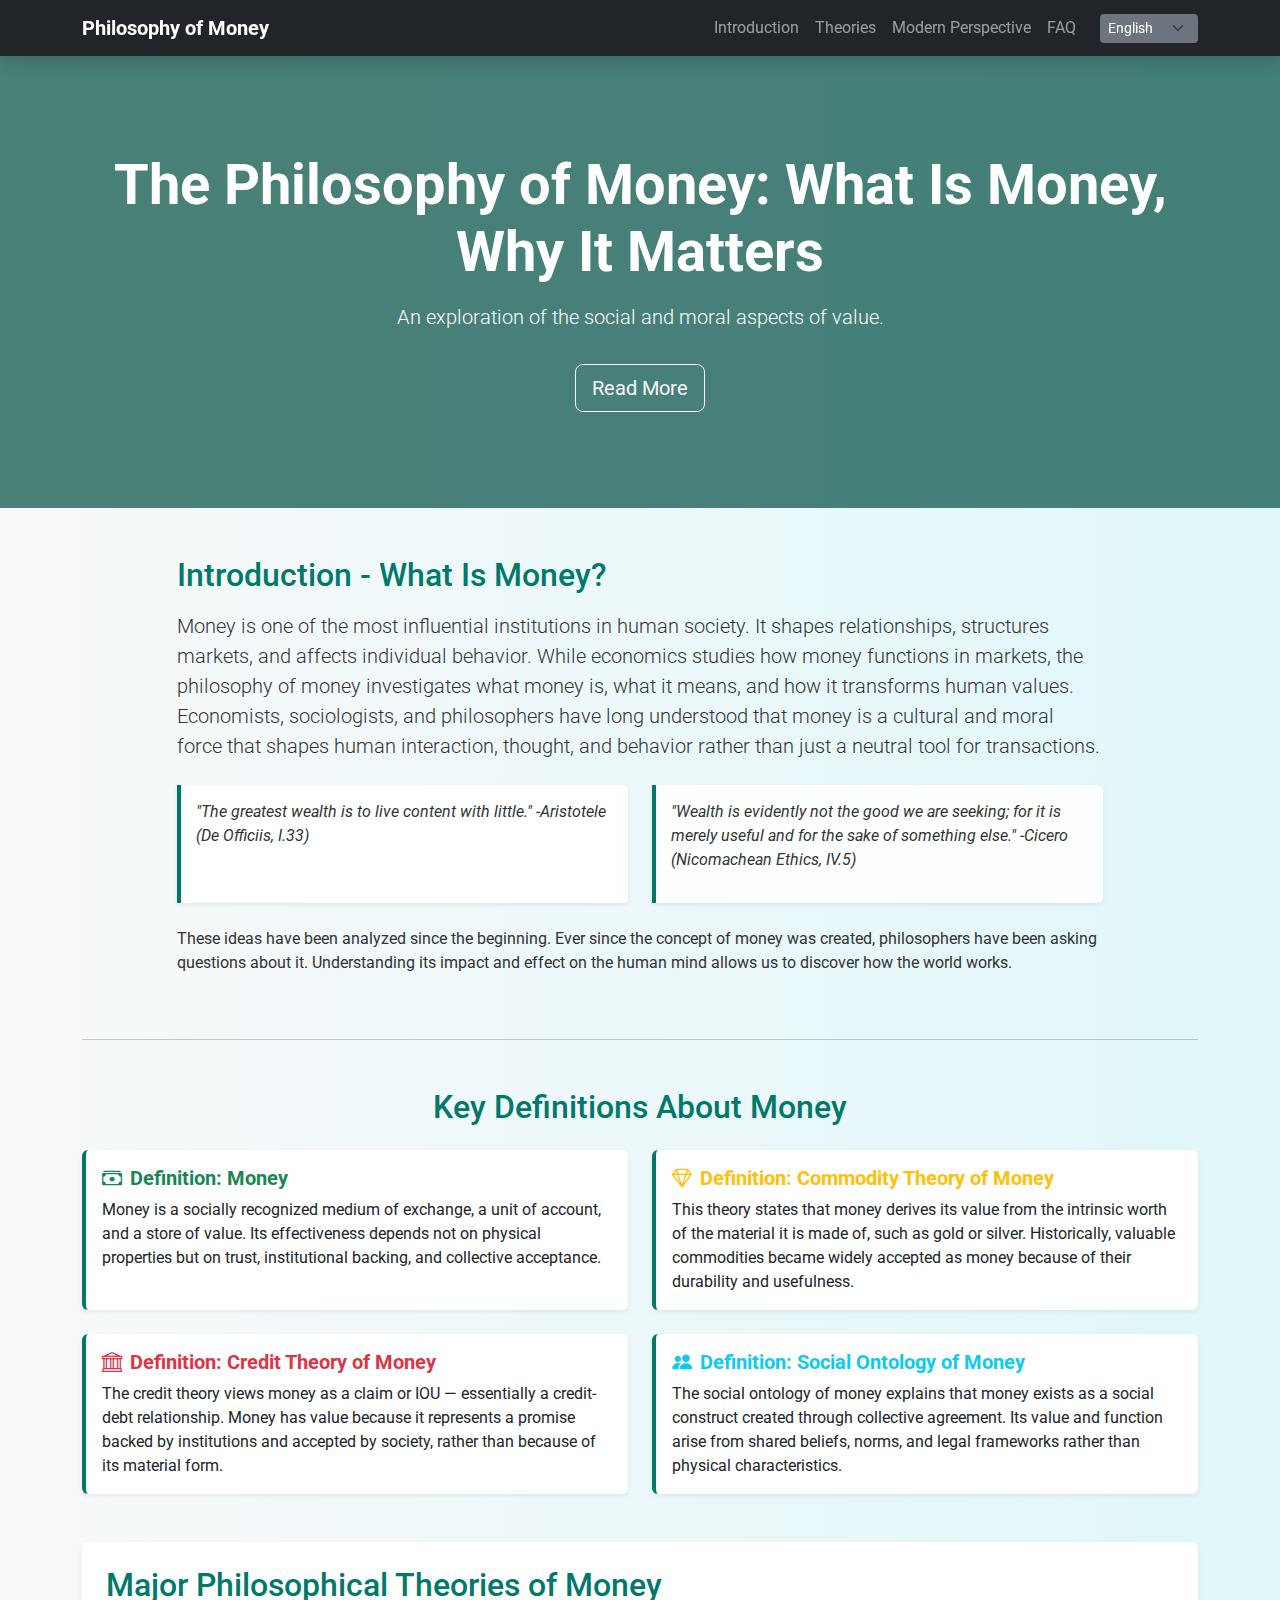
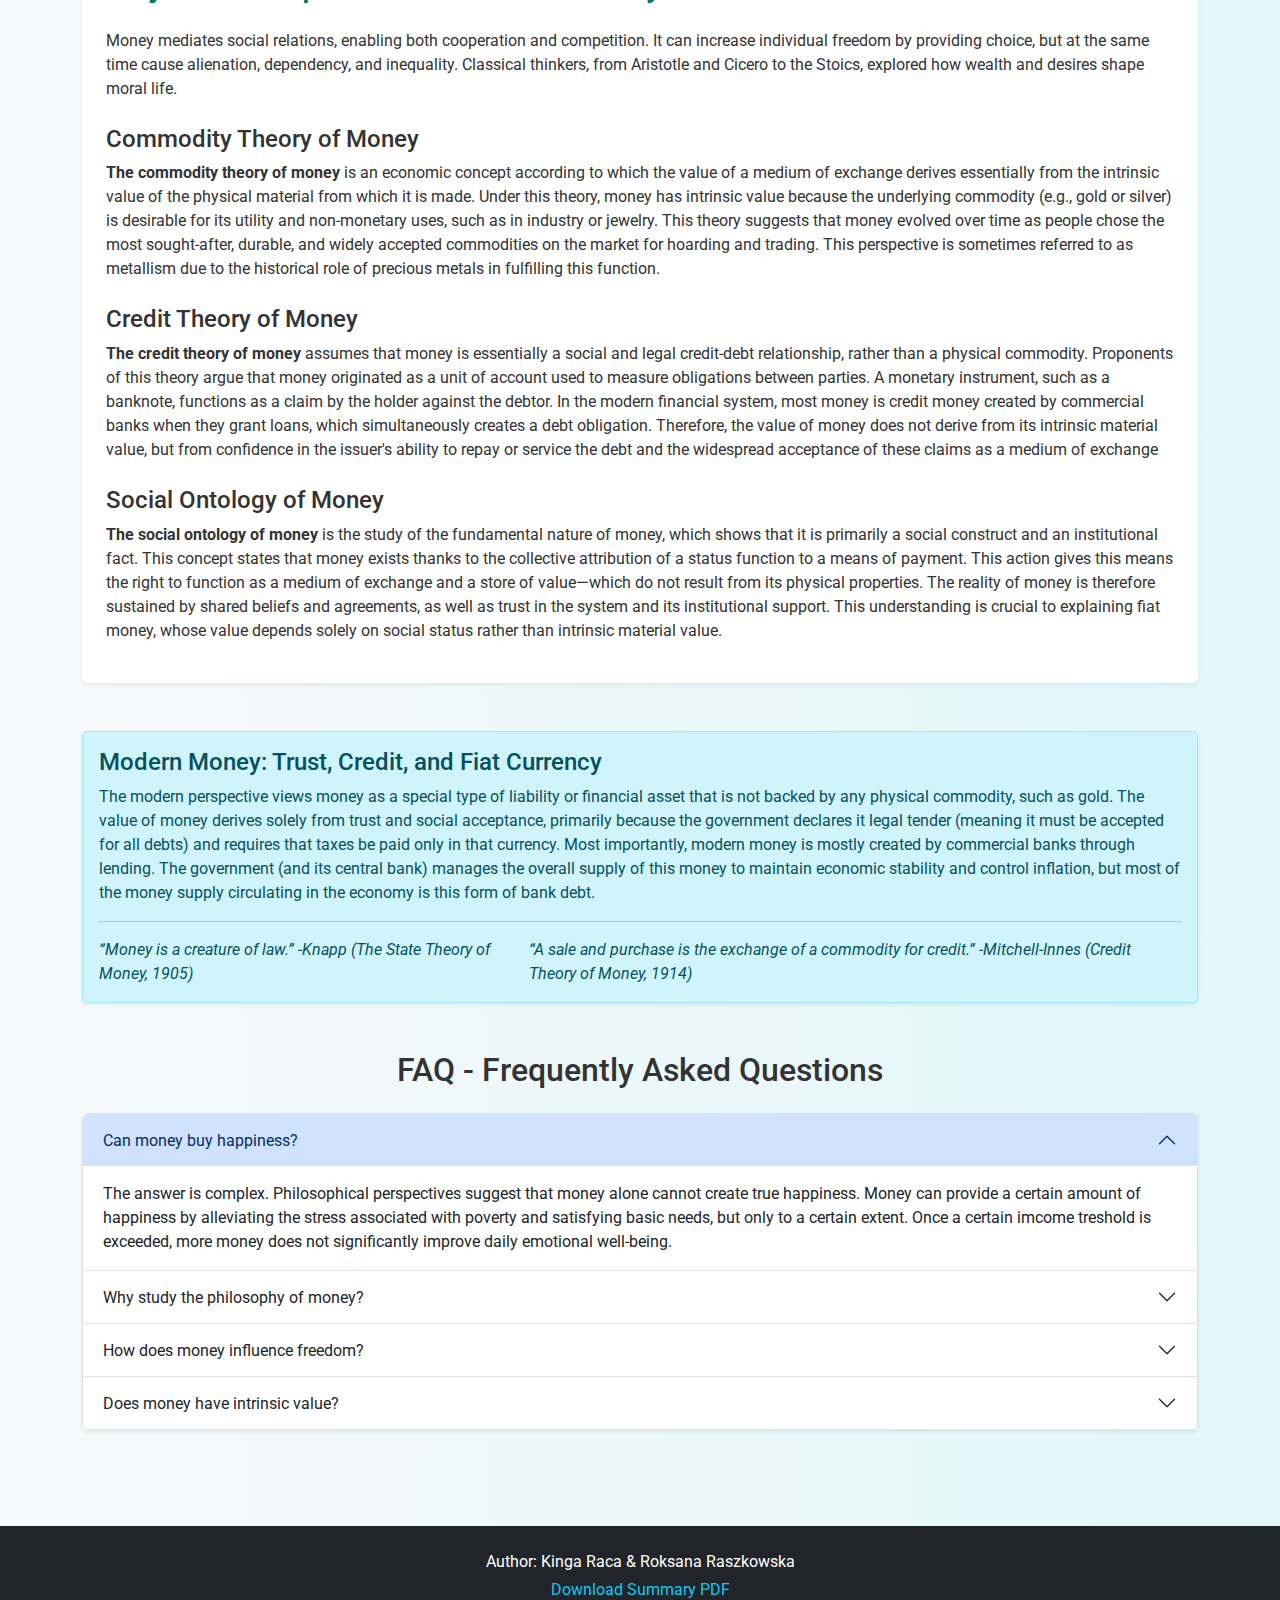
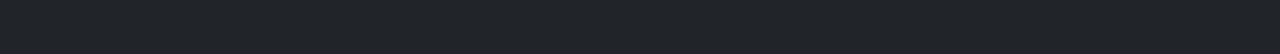
<file: index.html>
<!DOCTYPE html>
<html lang="en">
<head>
    <meta charset="UTF-8">
    <meta name="viewport" content="width=device-width, initial-scale=1.0">
    <title>The Philosophy of Money</title>
    
    <link href="https://cdn.jsdelivr.net/npm/bootstrap@5.3.2/dist/css/bootstrap.min.css" rel="stylesheet">
    <link rel="stylesheet" href="https://cdn.jsdelivr.net/npm/bootstrap-icons@1.11.1/font/bootstrap-icons.css">
    
    <link href="https://fonts.googleapis.com/css2?family=Roboto:wght@300;400;700&display=swap" rel="stylesheet">

    <script type="application/ld+json">
    {
      "@context": "https://schema.org",
      "@type": "Article",
      "headline": "The Philosophy of Money: What Is Money, Why It Matters",
      "description": "An exploration of the philosophical and social aspects of money.",
      "author": { "@type": "Person", "name": "Kinga Raca & Roksana Raszkowska" },
      "datePublished": "2025-12-01",
      "image": "https://wikispooks.com/w/images/c/c9/Money.jpg"
    }
    </script>

    <style>
        :root {
            --primary-teal: #00796b;
            --light-teal: #e0f7fa;
        }

        body {
            font-family: 'Roboto', sans-serif;
            background: linear-gradient(to right, #f8f9fa, #e0f7fa);
            color: #333;
            /* Flex column to push footer down if content is short */
            min-height: 100vh;
            display: flex;
            flex-direction: column;
        }

        /* Custom Style 1: Hero Section Overlay */
        .hero-section {
            background: url("https://wikispooks.com/w/images/c/c9/Money.jpg") no-repeat center center;
            background-size: cover;
            position: relative;
            color: white;
            /* Using boxShadow as an overlay is a clever trick you had */
            box-shadow: inset 0 0 0 1000px rgba(0, 77, 64, 0.7); 
        }

        /* Custom Style 2: Card Hover Effect */
        .custom-card {
            transition: transform 0.3s ease, box-shadow 0.3s ease;
            border: none;
            border-left: 4px solid var(--primary-teal);
        }
        .custom-card:hover {
            transform: translateY(-5px);
            box-shadow: 0 10px 20px rgba(0,0,0,0.1) !important;
        }

        /* Custom Style 3: Blockquote styling */
        .custom-quote {
            background-color: rgba(255, 255, 255, 0.9);
            border-left: 4px solid var(--primary-teal);
            padding: 15px;
            font-style: italic;
            border-radius: 0 5px 5px 0;
            height: 100%; /* Equal height */
        }

        /* Scroll offset for fixed navbar */
        section {
            scroll-margin-top: 80px;
        }

        /* Main content expands to fill space */
        main {
            flex: 1;
        }
    </style>
</head>

<body>

    <nav class="navbar navbar-expand-lg navbar-dark bg-dark sticky-top shadow">
        <div class="container">
            <a class="navbar-brand fw-bold" href="#">Philosophy of Money</a>
            
            <button class="navbar-toggler" type="button" data-bs-toggle="collapse" data-bs-target="#navbarNav">
                <span class="navbar-toggler-icon"></span>
            </button>

            <div class="collapse navbar-collapse" id="navbarNav">
                <ul class="navbar-nav ms-auto align-items-center">
                    <li class="nav-item"><a class="nav-link" href="#intro" data-i18n-key="nav_intro">Introduction</a></li>
                    <li class="nav-item"><a class="nav-link" href="#definitions" data-i18n-key="nav_theories">Theories</a></li>
                    <li class="nav-item"><a class="nav-link" href="#modern" data-i18n-key="nav_modern">Modern Perspective</a></li>
                    <li class="nav-item"><a class="nav-link" href="#faq" data-i18n-key="nav_faq">FAQ</a></li>
                    <li class="nav-item ms-lg-3 mt-2 mt-lg-0">
                        <select id="language-selector" class="form-select form-select-sm bg-secondary text-white border-0" aria-label="Language Selector">
                            <option value="en">English</option>
                            <option value="pl">Polski</option>
                            <option value="fr">Français</option>
                            <option value="es">Español</option>
                        </select>
                    </li>
                </ul>
            </div>
        </div>
    </nav>

    <header class="hero-section py-5 text-center">
        <div class="container py-5">
            <h1 class="display-4 fw-bold mb-3" data-i18n-key="header_title">The Philosophy of Money: What Is Money, Why It Matters</h1>
            <p class="lead">An exploration of the social and moral aspects of value.</p>
            <a href="#intro" class="btn btn-outline-light btn-lg mt-3">Read More</a>
        </div>
    </header>

    <main class="container my-5">
        
        <section id="intro" class="mb-5">
            <div class="row justify-content-center">
                <div class="col-lg-10">
                    <h2 class="text-primary mb-3" style="color: var(--primary-teal) !important;" data-i18n-key="intro_heading">Introduction - What Is Money?</h2>
                    
                    <p class="lead" data-i18n-key="intro_text">Money is one of the most influential institutions in human society. It shapes relationships, structures markets, and affects individual behavior. While economics studies how money functions in markets, the philosophy of money investigates what money is, what it means, and how it transforms human values. Economists, sociologists, and philosophers have long understood that money is a cultural and moral force that shapes human interaction, thought, and behavior rather than just a neutral tool for transactions.</p>
                    
                    <div class="row my-4">
                        <div class="col-md-6">
                            <blockquote class="custom-quote shadow-sm" data-i18n-key="quote_aristotle">"The greatest wealth is to live content with little." -Aristotele (De Officiis, I.33)</blockquote>
                        </div>
                        <div class="col-md-6 mt-3 mt-md-0">
                            <blockquote class="custom-quote shadow-sm" data-i18n-key="quote_cicero">"Wealth is evidently not the good we are seeking; for it is merely useful and for the sake of something else." -Cicero (Nicomachean Ethics, IV.5)</blockquote>
                        </div>
                    </div>
                    
                    <p data-i18n-key="intro_closing">These ideas have been analyzed since the beginning. Ever since the concept of money was created, philosophers have been asking questions about it. Understanding its impact and effect on the human mind allows us to discover how the world works.</p>
                </div>
            </div>
        </section>

        <hr class="my-5">

        <section id="definitions" class="mb-5">
            <h2 class="text-center mb-4" style="color: var(--primary-teal) !important;" data-i18n-key="def_heading">Key Definitions About Money</h2>
            
            <div class="row g-4">
                
                <div class="col-md-6">
                    <div class="card h-100 custom-card shadow-sm">
                        <div class="card-body">
                            <h3 class="card-title h5 fw-bold text-success" data-i18n-key="def_money_title">
                            <i class="bi bi-cash-stack me-2"></i>Definition: Money
                            </h3>
                            <p class="card-text" data-i18n-key="def_money_desc">Money is a socially recognized medium of exchange, a unit of account, and a store of value. Its effectiveness depends not on physical properties but on trust, institutional backing, and collective acceptance.</p>
                        </div>
                    </div>
                </div>

                <div class="col-md-6">
                    <div class="card h-100 custom-card shadow-sm">
                        <div class="card-body">
                            <h3 class="card-title h5 fw-bold text-warning" data-i18n-key="def_commodity_title">
                            <i class="bi bi-gem me-2"></i>Definition: Commodity Theory of Money
                            </h3>
                            <p class="card-text" data-i18n-key="def_commodity_desc">This theory states that money derives its value from the intrinsic worth of the material it is made of, such as gold or silver. Historically, valuable commodities became widely accepted as money because of their durability and usefulness.</p>
                        </div>
                    </div>
                </div>

                <div class="col-md-6">
                    <div class="card h-100 custom-card shadow-sm">
                        <div class="card-body">
                            <h3 class="card-title h5 fw-bold text-danger" data-i18n-key="def_credit_title">
                            <i class="bi bi-bank me-2"></i>Definition: Credit Theory of Money
                            </h3>
                            <p class="card-text" data-i18n-key="def_credit_desc">The credit theory views money as a claim or IOU — essentially a credit-debt relationship. Money has value because it represents a promise backed by institutions and accepted by society, rather than because of its material form.</p>
                        </div>
                    </div>
                </div>

                <div class="col-md-6">
                    <div class="card h-100 custom-card shadow-sm">
                        <div class="card-body">
                            <h3 class="card-title h5 fw-bold text-info" data-i18n-key="def_ontology_title">
                            <i class="bi bi-people-fill me-2"></i>Definition: Social Ontology of Money
                            </h3>
                            <p class="card-text" data-i18n-key="def_ontology_desc">The social ontology of money explains that money exists as a social construct created through collective agreement. Its value and function arise from shared beliefs, norms, and legal frameworks rather than physical characteristics.</p>
                        </div>
                    </div>
                </div>

            </div>
        </section>

        <section id="theories" class="mb-5 p-4 bg-white rounded shadow-sm">
            <h2 class="mb-4" style="color: var(--primary-teal) !important;" data-i18n-key="theories_heading">Major Philosophical Theories of Money</h2>
            <p data-i18n-key="theories_intro">Money mediates social relations, enabling both cooperation and competition. It can increase individual freedom by providing choice, but at the same time cause alienation, dependency, and inequality. Classical thinkers, from Aristotle and Cicero to the Stoics, explored how wealth and desires shape moral life.</p>
            
            <h4 class="mt-4" data-i18n-key="theory_commodity_h">Commodity Theory of Money</h4>
            <p data-i18n-key="theory_commodity_text"><strong>The commodity theory of money</strong> is an economic concept according to which the value of a medium of exchange derives essentially from the intrinsic value of the physical material from which it is made. Under this theory, money has intrinsic value because the underlying commodity (e.g., gold or silver) is desirable for its utility and non-monetary uses, such as in industry or jewelry. This theory suggests that money evolved over time as people chose the most sought-after, durable, and widely accepted commodities on the market for hoarding and trading. This perspective is sometimes referred to as metallism due to the historical role of precious metals in fulfilling this function.</p>
            
            <h4 class="mt-4" data-i18n-key="theory_credit_h">Credit Theory of Money</h4>
            <p data-i18n-key="theory_credit_text"><strong>The credit theory of money</strong> assumes that money is essentially a social and legal credit-debt relationship, rather than a physical commodity. Proponents of this theory argue that money originated as a unit of account used to measure obligations between parties. A monetary instrument, such as a banknote, functions as a claim by the holder against the debtor. In the modern financial system, most money is credit money created by commercial banks when they grant loans, which simultaneously creates a debt obligation. Therefore, the value of money does not derive from its intrinsic material value, but from confidence in the issuer's ability to repay or service the debt and the widespread acceptance of these claims as a medium of exchange</p>
            
            <h4 class="mt-4" data-i18n-key="theory_ontology_h">Social Ontology of Money</h4>
            <p data-i18n-key="theory_ontology_text"><strong>The social ontology of money</strong> is the study of the fundamental nature of money, which shows that it is primarily a social construct and an institutional fact. This concept states that money exists thanks to the collective attribution of a status function to a means of payment. This action gives this means the right to function as a medium of exchange and a store of value—which do not result from its physical properties. The reality of money is therefore sustained by shared beliefs and agreements, as well as trust in the system and its institutional support. This understanding is crucial to explaining fiat money, whose value depends solely on social status rather than intrinsic material value.</p>
        </section>

        <section id="modern" class="mb-5">
            <div class="alert alert-info shadow-sm" role="alert">
                <h2 class="alert-heading h4" data-i18n-key="modern_heading">Modern Money: Trust, Credit, and Fiat Currency</h2>
                <p data-i18n-key="modern_text">The modern perspective views money as a special type of liability or financial asset that is not backed by any physical commodity, such as gold. The value of money derives solely from trust and social acceptance, primarily because the government declares it legal tender (meaning it must be accepted for all debts) and requires that taxes be paid only in that currency. Most importantly, modern money is mostly created by commercial banks through lending. The government (and its central bank) manages the overall supply of this money to maintain economic stability and control inflation, but most of the money supply circulating in the economy is this form of bank debt.</p>
                <hr>
                <div class="d-md-flex justify-content-between">
                    <p class="mb-0 fst-italic me-3" data-i18n-key="quote_knapp">“Money is a creature of law.” -Knapp (The State Theory of Money, 1905)</p>
                    <p class="mb-0 fst-italic" data-i18n-key="quote_innes">“A sale and purchase is the exchange of a commodity for credit.” -Mitchell-Innes (Credit Theory of Money, 1914)</p>
                </div>
            </div>
        </section>

        <section id="faq" class="mb-5">
            <h2 class="text-center mb-4" data-i18n-key="faq_heading">FAQ - Frequently Asked Questions</h2>
            
            <div class="accordion shadow-sm" id="accordionFAQ">
                
                <div class="accordion-item">
                    <h2 class="accordion-header" id="headingOne">
                        <button class="accordion-button" type="button" data-bs-toggle="collapse" data-bs-target="#collapseOne">
                            <span data-i18n-key="faq_happy_q">Can money buy happiness?</span>
                        </button>
                    </h2>
                    <div id="collapseOne" class="accordion-collapse collapse show" data-bs-parent="#accordionFAQ">
                        <div class="accordion-body" data-i18n-key="faq_happy_a">The answer is complex. Philosophical perspectives suggest that money alone cannot create true happiness. Money can provide a certain amount of happiness by alleviating the stress associated with poverty and satisfying basic needs, but only to a certain extent. Once a certain imcome treshold is exceeded, more money does not significantly improve daily emotional well-being.</div>
                    </div>
                </div>

                <div class="accordion-item">
                    <h2 class="accordion-header" id="headingTwo">
                        <button class="accordion-button collapsed" type="button" data-bs-toggle="collapse" data-bs-target="#collapseTwo">
                            <span data-i18n-key="faq_study_q">Why study the philosophy of money?</span>
                        </button>
                    </h2>
                    <div id="collapseTwo" class="accordion-collapse collapse" data-bs-parent="#accordionFAQ">
                        <div class="accordion-body" data-i18n-key="faq_study_a">It helps us determine what money is—a commodity, a debt, or a social construct - by exploring its fundamental nature existence. This understanding is crucial for analysing financial systems, central banking, and the source of money's value beyond its materials.</div>
                    </div>
                </div>

                <div class="accordion-item">
                    <h2 class="accordion-header" id="headingThree">
                        <button class="accordion-button collapsed" type="button" data-bs-toggle="collapse" data-bs-target="#collapseThree">
                            <span data-i18n-key="faq_freedom_q">How does money influence freedom?</span>
                        </button>
                    </h2>
                    <div id="collapseThree" class="accordion-collapse collapse" data-bs-parent="#accordionFAQ">
                        <div class="accordion-body" data-i18n-key="faq_freedom_a">Money influences freedom by expanding the choices available to an individual. It reduces dependency, enables autonomy, and allows people to pursue goals. However, a lack of money can limit freedom, create vulnerability, and reinforce social inequalities. Philosophers argue that money can both empower and constrain, depending on the social and economic system in which it operates.</div>
                    </div>
                </div>
                
                <div class="accordion-item">
                    <h2 class="accordion-header" id="headingFour">
                        <button class="accordion-button collapsed" type="button" data-bs-toggle="collapse" data-bs-target="#collapseFour">
                            <span data-i18n-key="faq_intrinsic_q">Does money have intrinsic value?</span>
                        </button>
                    </h2>
                    <div id="collapseFour" class="accordion-collapse collapse" data-bs-parent="#accordionFAQ">
                        <div class="accordion-body" data-i18n-key="faq_intrinsic_a">Modern forms of money do not have intrinsic value. Their value comes from social trust, legal recognition, and widespread acceptance. Since fiat currency is not backed by a physical commodity, its worth is determined by institutional authority and collective belief rather than material substance.</div>
                    </div>
                </div>

            </div>
        </section>

    </main>

    <footer class="bg-dark text-white py-4 mt-auto">
        <div class="container text-center">
            <p class="mb-1" data-i18n-key="footer_author">Author: Kinga Raca & Roksana Raszkowska</p>
            <p class="mb-1"><a href="https://example.com/Philosophy_of_Money_Summary.pdf" class="text-info text-decoration-none" download data-i18n-key="footer_download">Download Summary PDF</a></p>
            <small class="text-muted" data-i18n-key="footer_credit">Header Image “Money” by Wikispooks, used under CC BY-SA 3.0.</small>
        </div>
    </footer>

    <script src="https://cdn.jsdelivr.net/npm/bootstrap@5.3.2/dist/js/bootstrap.bundle.min.js"></script>

    <script>
        const MESSAGES = {
            en: {
                header_title: "The Philosophy of Money: What Is Money, Why It Matters",
                nav_intro: "Introduction",
                nav_theories: "Theories",
                nav_modern: "Modern Perspective",
                nav_faq: "FAQ",
                intro_heading: "Introduction - What Is Money?",
                intro_text: "Money is one of the most influential institutions in human society. It shapes relationships, structures markets, and affects individual behavior. While economics studies how money functions in markets, the philosophy of money investigates what money is, what it means, and how it transforms human values. Economists, sociologists, and philosophers have long understood that money is a cultural and moral force that shapes human interaction, thought, and behavior rather than just a neutral tool for transactions.",
                quote_aristotle: '"The greatest wealth is to live content with little." -Aristotele (De Officiis, I.33)',
                quote_cicero: '"Wealth is evidently not the good we are seeking; for it is merely useful and for the sake of something else." -Cicero (Nicomachean Ethics, IV.5)',
                intro_closing: "These ideas have been analyzed since the beginning. Ever since the concept of money was created, philosophers have been asking questions about it. Understanding its impact and effect on the human mind allows us to discover how the world works.",
                def_heading: "Key Definitions About Money",
                def_money_title: "Definition: Money",
                def_money_desc: "Money is a socially recognized medium of exchange, a unit of account, and a store of value. Its effectiveness depends not on physical properties but on trust, institutional backing, and collective acceptance.",
                def_commodity_title: "Definition: Commodity Theory of Money",
                def_commodity_desc: "This theory states that money derives its value from the intrinsic worth of the material it is made of, such as gold or silver. Historically, valuable commodities became widely accepted as money because of their durability and usefulness.",
                def_credit_title: "Definition: Credit Theory of Money",
                def_credit_desc: "The credit theory views money as a claim or IOU — essentially a credit-debt relationship. Money has value because it represents a promise backed by institutions and accepted by society, rather than because of its material form.",
                def_ontology_title: "Definition: Social Ontology of Money",
                def_ontology_desc: "The social ontology of money explains that money exists as a social construct created through collective agreement. Its value and function arise from shared beliefs, norms, and legal frameworks rather than physical characteristics.",
                theories_heading: "Major Philosophical Theories of Money",
                theories_intro: "Money mediates social relations, enabling both cooperation and competition. It can increase individual freedom by providing choice, but at the same time cause alienation, dependency, and inequality. Classical thinkers, from Aristotle and Cicero to the Stoics, explored how wealth and desires shape moral life.",
                theory_commodity_h: "Commodity Theory of Money",
                theory_commodity_text: "<strong>The commodity theory of money</strong> is an economic concept according to which the value of a medium of exchange derives essentially from the intrinsic value of the physical material from which it is made. Under this theory, money has intrinsic value because the underlying commodity (e.g., gold or silver) is desirable for its utility and non-monetary uses, such as in industry or jewelry. This theory suggests that money evolved over time as people chose the most sought-after, durable, and widely accepted commodities on the market for hoarding and trading. This perspective is sometimes referred to as metallism due to the historical role of precious metals in fulfilling this function.",
                theory_credit_h: "Credit Theory of Money",
                theory_credit_text: "<strong>The credit theory of money</strong> assumes that money is essentially a social and legal credit-debt relationship, rather than a physical commodity. Proponents of this theory argue that money originated as a unit of account used to measure obligations between parties. A monetary instrument, such as a banknote, functions as a claim by the holder against the debtor. In the modern financial system, most money is credit money created by commercial banks when they grant loans, which simultaneously creates a debt obligation. Therefore, the value of money does not derive from its intrinsic material value, but from confidence in the issuer's ability to repay or service the debt and the widespread acceptance of these claims as a medium of exchange",
                theory_ontology_h: "Social Ontology of Money",
                theory_ontology_text: "<strong>The social ontology of money</strong> is the study of the fundamental nature of money, which shows that it is primarily a social construct and an institutional fact. This concept states that money exists thanks to the collective attribution of a status function to a means of payment. This action gives this means the right to function as a medium of exchange and a store of value—which do not result from its physical properties. The reality of money is therefore sustained by shared beliefs and agreements, as well as trust in the system and its institutional support. This understanding is crucial to explaining fiat money, whose value depends solely on social status rather than intrinsic material value.",
                modern_heading: "Modern Money: Trust, Credit, and Fiat Currency",
                modern_text: "The modern perspective views money as a special type of liability or financial asset that is not backed by any physical commodity, such as gold. The value of money derives solely from trust and social acceptance, primarily because the government declares it legal tender (meaning it must be accepted for all debts) and requires that taxes be paid only in that currency. Most importantly, modern money is mostly created by commercial banks through lending. The government (and its central bank) manages the overall supply of this money to maintain economic stability and control inflation, but most of the money supply circulating in the economy is this form of bank debt.",
                quote_knapp: "“Money is a creature of law.” -Knapp (The State Theory of Money, 1905)",
                quote_innes: "“A sale and purchase is the exchange of a commodity for credit.” -Mitchell-Innes (Credit Theory of Money, 1914)",
                faq_heading: "FAQ - Frequently Asked Questions",
                faq_happy_q: "Can money buy happiness?",
                faq_happy_a: "The answer is complex. Philosophical perspectives suggest that money alone cannot create true happiness. Money can provide a certain amount of happiness by alleviating the stress associated with poverty and satisfying basic needs, but only to a certain extent. Once a certain imcome treshold is exceeded, more money does not significantly improve daily emotional well-being.",
                faq_study_q: "Why study the philosophy of money?",
                faq_study_a: "It helps us determine what money is—a commodity, a debt, or a social construct - by exploring its fundamental nature existence. This understanding is crucial for analysing financial systems, central banking, and the source of money's value beyond its materials.",
                faq_freedom_q: "How does money influence freedom?",
                faq_freedom_a: "Money influences freedom by expanding the choices available to an individual. It reduces dependency, enables autonomy, and allows people to pursue goals. However, a lack of money can limit freedom, create vulnerability, and reinforce social inequalities. Philosophers argue that money can both empower and constrain, depending on the social and economic system in which it operates.",
                faq_intrinsic_q: "Does money have intrinsic value?",
                faq_intrinsic_a: "Modern forms of money do not have intrinsic value. Their value comes from social trust, legal recognition, and widespread acceptance. Since fiat currency is not backed by a physical commodity, its worth is determined by institutional authority and collective belief rather than material substance.",
                footer_author: "Author: Kinga Raca & Roksana Raszkowska",
                footer_download: "Download Summary PDF",
                footer_credit: "Header Image “Money” by Wikispooks, used under CC BY-SA 3.0."
            },
            pl: {
                header_title: "Filozofia Pieniądza: Czym jest, dlaczego ma znaczenie",
                nav_intro: "Wstęp",
                nav_theories: "Teorie",
                nav_modern: "Perspektywa Nowoczesna",
                nav_faq: "FAQ",
                intro_heading: "Wstęp - Czym jest pieniądz?",
                intro_text: "Pieniądz jest jedną z najbardziej wpływowych instytucji w społeczeństwie. Kształtuje relacje, strukturę rynków i wpływa na zachowania jednostek. Podczas gdy ekonomia bada funkcje pieniądza na rynkach, filozofia pieniądza docieka, czym on jest i jak przekształca ludzkie wartości. Ekonomiści i filozofowie od dawna rozumieją, że pieniądz to siła kulturowa i moralna, a nie tylko neutralne narzędzie transakcji.",
                quote_aristotle: '"Największym bogactwem jest życie zadowolone z małego." -Arystoteles (De Officiis, I.33)',
                quote_cicero: '"Bogactwo nie jest dobrem, którego szukamy; jest bowiem jedynie użyteczne i służy czemuś innemu." -Cyceron (Etyka Nikomachejska)',
                intro_closing: "Idee te są analizowane od początków istnienia cywilizacji. Odkąd powstała koncepcja pieniądza, filozofowie zadają sobie o niego pytania. Zrozumienie jego wpływu na ludzki umysł pozwala nam odkryć, jak działa świat.",
                def_heading: "Kluczowe Definicje",
                def_money_title: "Definicja: Pieniądz",
                def_money_desc: "Pieniądz to społecznie uznany środek wymiany, jednostka rozrachunkowa i środek przechowywania wartości. Jego skuteczność zależy od zaufania i zbiorowej akceptacji.",
                def_commodity_title: "Definicja: Teoria Kruszcowa",
                def_commodity_desc: "Teoria ta głosi, że pieniądz czerpie swoją wartość z wewnętrznej wartości materiału, z którego jest wykonany, np. złota lub srebra. Historycznie, cenne towary stawały się pieniądzem ze względu na ich trwałość.",
                def_credit_title: "Definicja: Teoria Kredytowa",
                def_credit_desc: "Teoria kredytowa postrzega pieniądz jako roszczenie lub IOU (dług). Pieniądz ma wartość, ponieważ reprezentuje obietnicę wspieraną przez instytucje i akceptowaną przez społeczeństwo.",
                def_ontology_title: "Definicja: Ontologia Społeczna",
                def_ontology_desc: "Ontologia społeczna pieniądza wyjaśnia, że pieniądz istnieje jako konstrukt społeczny stworzony poprzez zbiorową umowę. Jego wartość wynika z norm i prawa, a nie cech fizycznych.",
                theories_heading: "Główne Filozoficzne Teorie Pieniądza",
                theories_intro: "Pieniądz pośredniczy w relacjach społecznych, umożliwiając zarówno współpracę, jak i rywalizację. Może zwiększać wolność, dając wybór, ale też powodować alienację i nierówności. Klasyczni myśliciele, od Arystotelesa po stoików, badali wpływ bogactwa na życie moralne.",
                theory_commodity_h: "Teoria Towarowa (Kruszcowa)",
                theory_commodity_text: "<strong>Teoria towarowa</strong> sugeruje, że pieniądz ma wartość wewnętrzną, ponieważ towar bazowy (np. złoto) jest pożądany ze względu na swoją użyteczność przemysłową lub ozdobną. Teoria ta sugeruje, że pieniądz ewoluował, gdy ludzie wybierali najbardziej trwałe i akceptowane towary. Perspektywa ta nazywana jest metalizmem.",
                theory_credit_h: "Teoria Kredytowa",
                theory_credit_text: "<strong>Teoria kredytowa</strong> zakłada, że pieniądz jest w istocie społeczną i prawną relacją kredytowo-dłużną. Banknot jest roszczeniem posiadacza wobec dłużnika. W nowoczesnym systemie większość pieniędzy to pieniądz kredytowy tworzony przez banki komercyjne przy udzielaniu pożyczek. Wartość pieniądza wynika z zaufania, a nie z materiału.",
                theory_ontology_h: "Ontologia Społeczna",
                theory_ontology_text: "<strong>Ontologia społeczna</strong> pokazuje, że pieniądz jest przede wszystkim faktem instytucjonalnym. Istnieje dzięki zbiorowemu przypisaniu mu funkcji płatniczej, co daje mu prawo do bycia środkiem wymiany, niezależnie od cech fizycznych. Rzeczywistość pieniądza podtrzymywana jest przez wspólne przekonania i wsparcie instytucjonalne.",
                modern_heading: "Nowoczesny Pieniądz: Zaufanie i Waluta Fiat",
                modern_text: "Współczesna perspektywa postrzega pieniądz jako rodzaj zobowiązania bez pokrycia w towarze (np. złocie). Wartość wynika z zaufania, akceptacji społecznej i faktu, że państwo wymaga płacenia podatków w tej walucie. Większość pieniędzy jest tworzona przez banki jako dług.",
                quote_knapp: '“Pieniądz jest tworem prawa.” -Knapp (Państwowa Teoria Pieniądza, 1905)',
                quote_innes: '“Sprzedaż i kupno to wymiana towaru na kredyt.” -Mitchell-Innes (Kredytowa Teoria Pieniądza, 1914)',
                faq_heading: "FAQ - Najczęściej Zadawane Pytania",
                faq_happy_q: "Czy pieniądze dają szczęście?",
                faq_happy_a: "Odpowiedź jest złożona. Filozofia sugeruje, że same pieniądze nie dają szczęścia. Mogą łagodzić stres związany z ubóstwem i zaspokajać podstawowe potrzeby, ale tylko do pewnego stopnia.",
                faq_study_q: "Dlaczego warto badać filozofię pieniądza?",
                faq_study_a: "Pomaga nam ustalić, czym naprawdę jest pieniądz — towarem, długiem czy konstruktem społecznym. To kluczowe dla zrozumienia systemów finansowych i bankowości.",
                faq_freedom_q: "Jak pieniądze wpływają na wolność?",
                faq_freedom_a: "Pieniądze poszerzają wybór i zmniejszają zależność, umożliwiając realizację celów. Jednak ich brak może ograniczać wolność, tworzyć bezbronność i pogłębiać nierówności społeczne.",
                faq_intrinsic_q: "Czy pieniądz ma wartość samą w sobie?",
                faq_intrinsic_a: "Współczesny pieniądz fiducjarny nie ma wartości wewnętrznej. Jego wartość określana jest przez autorytet instytucjonalny, zaufanie społeczne i uznanie prawne.",
                footer_author: "Autor: Kinga Raca & Roksana Raszkowska",
                footer_download: "Pobierz Podsumowanie PDF",
                footer_credit: "Header Image “Money” by Wikispooks, used under CC BY-SA 3.0."
            },
            fr: {
                header_title: "La Philosophie de l'Argent : Qu'est-ce que c'est, Pourquoi c'est important",
                nav_intro: "Introduction",
                nav_theories: "Théories",
                nav_modern: "Perspective Moderne",
                nav_faq: "FAQ",
                intro_heading: "Introduction - Qu'est-ce que l'argent ?",
                intro_text: "L'argent est l'une des institutions les plus influentes de la société humaine. Il façonne les relations, structure les marchés et affecte le comportement individuel. Alors que l'économie étudie le fonctionnement de l'argent sur les marchés, la philosophie de l'argent étudie ce qu'est l'argent, ce qu'il signifie et comment il transforme les valeurs humaines. Les économistes, sociologues et philosophes ont depuis longtemps compris que l'argent est une force culturelle et morale plutôt qu'un simple outil neutre.",
                quote_aristotle: '"La plus grande richesse est de vivre content avec peu." -Aristote (De Officiis, I.33)',
                quote_cicero: '"La richesse n\'est évidemment pas le bien que nous cherchons ; car elle est simplement utile et pour autre chose." -Cicéron',
                intro_closing: "Ces idées sont analysées depuis le début. Depuis que le concept d'argent a été créé, les philosophes se posent des questions à son sujet. Comprendre son impact sur l'esprit humain nous permet de découvrir comment le monde fonctionne.",
                def_heading: "Définitions Clés",
                def_money_title: "Définition : Argent",
                def_money_desc: "L'argent est un moyen d'échange socialement reconnu, une unité de compte et une réserve de valeur. Son efficacité ne dépend pas de propriétés physiques mais de la confiance, du soutien institutionnel et de l'acceptation collective.",
                def_commodity_title: "Définition : Théorie de la Monnaie Marchandise",
                def_commodity_desc: "Cette théorie stipule que l'argent tire sa valeur de la valeur intrinsèque du matériau dont il est fait, comme l'or ou l'argent. Historiquement, les marchandises précieuses sont devenues largement acceptées comme monnaie en raison de leur durabilité.",
                def_credit_title: "Définition : Théorie du Crédit",
                def_credit_desc: "La théorie du crédit considère l'argent comme une créance ou une reconnaissance de dette. L'argent a de la valeur parce qu'il représente une promesse soutenue par des institutions et acceptée par la société.",
                def_ontology_title: "Définition : Ontologie Sociale",
                def_ontology_desc: "L'ontologie sociale de l'argent explique que l'argent existe en tant que construction sociale créée par un accord collectif. Sa valeur et sa fonction découlent de croyances partagées et de cadres juridiques.",
                theories_heading: "Principales Théories Philosophiques de l'Argent",
                theories_intro: "L'argent médiatise les relations sociales, permettant à la fois la coopération et la compétition. Il peut accroître la liberté individuelle en offrant le choix, mais en même temps causer l'aliénation, la dépendance et l'inégalité. Les penseurs classiques ont exploré comment la richesse façonne la vie morale.",
                theory_commodity_h: "Théorie de la Monnaie Marchandise",
                theory_commodity_text: "<strong>La théorie de la monnaie marchandise</strong> est un concept économique selon lequel la valeur d'un moyen d'échange dérive essentiellement de la valeur intrinsèque du matériau physique dont il est fait. Selon cette théorie, la monnaie a une valeur intrinsèque car la marchandise sous-jacente (par exemple, l'or ou l'argent) est souhaitable pour son utilité et ses usages non monétaires. Cette théorie suggère que la monnaie a évolué au fil du temps alors que les gens choisissaient les marchandises les plus recherchées et durables pour la thésaurisation et le commerce.",
                theory_credit_h: "Théorie du Crédit",
                theory_credit_text: "<strong>La théorie du crédit</strong> suppose que l'argent est essentiellement une relation de crédit-dette sociale et juridique, plutôt qu'une marchandise physique. Les partisans de cette théorie soutiennent que l'argent est né comme une unité de compte utilisée pour mesurer les obligations entre les parties. Dans le système financier moderne, la plupart de l'argent est de la monnaie de crédit créée par les banques commerciales lorsqu'elles accordent des prêts. Par conséquent, la valeur de l'argent ne dérive pas de sa valeur matérielle, mais de la confiance en la capacité de l'émetteur à rembourser.",
                theory_ontology_h: "Ontologie Sociale",
                theory_ontology_text: "<strong>L'ontologie sociale de l'argent</strong> est l'étude de la nature fondamentale de l'argent, qui montre qu'il est principalement une construction sociale et un fait institutionnel. Ce concept stipule que l'argent existe grâce à l'attribution collective d'une fonction de statut à un moyen de paiement. La réalité de l'argent est donc soutenue par des croyances partagées et des accords, ainsi que par la confiance dans le système. Cette compréhension est cruciale pour expliquer la monnaie fiduciaire.",
                modern_heading: "Monnaie Moderne : Confiance et Monnaie Fiduciaire",
                modern_text: "La perspective moderne considère l'argent comme un type spécial de passif qui n'est soutenu par aucune marchandise physique. La valeur de l'argent dérive uniquement de la confiance et de l'acceptation sociale, principalement parce que le gouvernement le déclare cours légal et exige que les impôts soient payés dans cette devise.",
                quote_knapp: '“L\'argent est une créature de la loi.” -Knapp (1905)',
                quote_innes: '“Une vente et un achat sont l\'échange d\'une marchandise contre du crédit.” -Mitchell-Innes (1914)',
                faq_heading: "FAQ - Questions Fréquemment Posées",
                faq_happy_q: "L'argent fait-il le bonheur ?",
                faq_happy_a: "La réponse est complexe. Les perspectives philosophiques suggèrent que l'argent seul ne peut pas créer le vrai bonheur. L'argent peut soulager le stress associé à la pauvreté, mais au-delà d'un certain seuil, il n'améliore pas significativement le bien-être émotionnel.",
                faq_study_q: "Pourquoi étudier la philosophie de l'argent ?",
                faq_study_a: "Cela nous aide à déterminer ce qu'est vraiment l'argent — une marchandise, une dette ou une construction sociale — au-delà de ses matériaux.",
                faq_freedom_q: "Comment l'argent influence-t-il la liberté ?",
                faq_freedom_a: "L'argent élargit les choix et réduit la dépendance. Cependant, le manque d'argent peut limiter la liberté et renforcer les inégalités sociales.",
                faq_intrinsic_q: "L'argent a-t-il une valeur intrinsèque ?",
                faq_intrinsic_a: "La monnaie fiduciaire moderne n'a pas de valeur intrinsèque. Sa valeur est déterminée par l'autorité institutionnelle et la croyance collective.",
                footer_author: "Auteur : Kinga Raca & Roksana Raszkowska",
                footer_download: "Télécharger le résumé",
                footer_credit: "Header Image “Money” by Wikispooks, used under CC BY-SA 3.0."
            },
            es: {
                header_title: "La Filosofía del Dinero: Qué es, Por qué importa",
                nav_intro: "Introducción",
                nav_theories: "Teorías",
                nav_modern: "Perspectiva Moderna",
                nav_faq: "FAQ",
                intro_heading: "Introducción - ¿Qué es el dinero?",
                intro_text: "El dinero es una de las instituciones más influyentes en la sociedad humana. Moldea las relaciones, estructura los mercados y afecta el comportamiento individual. Mientras la economía estudia cómo funciona el dinero en los mercados, la filosofía del dinero investiga qué es el dinero, qué significa y cómo transforma los valores humanos. Economistas y filósofos han entendido durante mucho tiempo que el dinero es una fuerza cultural y moral.",
                quote_aristotle: '"La mayor riqueza es vivir contento con poco." -Aristóteles (De Officiis, I.33)',
                quote_cicero: '"La riqueza evidentemente no es el bien que buscamos; pues es meramente útil y para otra cosa." -Cicerón',
                intro_closing: "Estas ideas han sido analizadas desde el principio. Desde que se creó el concepto de dinero, los filósofos se han hecho preguntas al respecto. Entender su impacto en la mente humana nos permite descubrir cómo funciona el mundo.",
                def_heading: "Definiciones Clave",
                def_money_title: "Definición: Dinero",
                def_money_desc: "El dinero es un medio de intercambio socialmente reconocido, una unidad de cuenta y un depósito de valor. Su efectividad no depende de propiedades físicas sino de la confianza, el respaldo institucional y la aceptación colectiva.",
                def_commodity_title: "Definición: Teoría de la Moneda Mercancía",
                def_commodity_desc: "Esta teoría establece que el dinero deriva su valor del valor intrínseco del material del que está hecho, como el oro o la plata. Históricamente, las mercancías valiosas se aceptaron ampliamente como dinero debido a su durabilidad.",
                def_credit_title: "Definición: Teoría del Crédito",
                def_credit_desc: "La teoría del crédito ve el dinero como un reclamo o pagaré. El dinero tiene valor porque representa una promesa respaldada por instituciones y aceptada por la sociedad.",
                def_ontology_title: "Definición: Ontología Social",
                def_ontology_desc: "La ontología social del dinero explica que el dinero existe como un constructo social creado a través de un acuerdo colectivo. Su valor y función surgen de creencias compartidas y marcos legales.",
                theories_heading: "Principales Teorías Filosóficas del Dinero",
                theories_intro: "El dinero media las relaciones sociales, permitiendo tanto la cooperación como la competencia. Puede aumentar la libertad individual al proporcionar opciones, pero al mismo tiempo causar alienación, dependencia y desigualdad. Los pensadores clásicos exploraron cómo la riqueza moldea la vida moral.",
                theory_commodity_h: "Teoría de la Moneda Mercancía",
                theory_commodity_text: "<strong>La teoría de la moneda mercancía</strong> es un concepto económico según el cual el valor de un medio de cambio deriva esencialmente del valor intrínseco del material físico del que está hecho. Bajo esta teoría, el dinero tiene valor intrínseco porque la mercancía subyacente (por ejemplo, oro o plata) es deseable por su utilidad y usos no monetarios. Esta teoría sugiere que el dinero evolucionó con el tiempo a medida que la gente elegía las mercancías más buscadas y duraderas para el atesoramiento y el comercio.",
                theory_credit_h: "Teoría del Crédito",
                theory_credit_text: "<strong>La teoría del crédito</strong> asume que el dinero es esencialmente una relación social y legal de crédito-deuda, en lugar de una mercancía física. Los defensores de esta teoría argumentan que el dinero se originó como una unidad de cuenta utilizada para medir obligaciones entre las partes. En el sistema financiero moderno, la mayoría del dinero es dinero crediticio creado por bancos comerciales cuando otorgan préstamos. Por lo tanto, el valor del dinero no deriva de su valor material, sino de la confianza en la capacidad del emisor para pagar.",
                theory_ontology_h: "Ontología Social",
                theory_ontology_text: "<strong>La ontología social del dinero</strong> es el estudio de la naturaleza fundamental del dinero, que muestra que es principalmente un constructo social y un hecho institucional. Este concepto establece que el dinero existe gracias a la atribución colectiva de una función de estatus a un medio de pago. La realidad del dinero es, por lo tanto, sostenida por creencias compartidas y acuerdos, así como por la confianza en el sistema. Esta comprensión es crucial para explicar el dinero fiduciario.",
                modern_heading: "Dinero Moderno: Confianza y Moneda Fiduciaria",
                modern_text: "La perspectiva moderna ve el dinero como un tipo especial de pasivo que no está respaldado por ninguna mercancía física. El valor del dinero deriva únicamente de la confianza y la aceptación social, principalmente porque el gobierno lo declara moneda de curso legal y requiere que los impuestos se paguen en esa moneda.",
                quote_knapp: '“El dinero es una criatura de la ley.” -Knapp (1905)',
                quote_innes: '“Una venta y una compra es el intercambio de una mercancía por crédito.” -Mitchell-Innes (1914)',
                faq_heading: "FAQ - Preguntas Frecuentes",
                faq_happy_q: "¿Puede el dinero comprar la felicidad?",
                faq_happy_a: "La respuesta es compleja. Las perspectivas filosóficas sugieren que el dinero por sí solo no puede crear la verdadera felicidad. El dinero puede aliviar el estrés asociado con la pobreza, pero más allá de cierto umbral, no mejora significativamente el bienestar emocional.",
                faq_study_q: "¿Por qué estudiar la filosofía del dinero?",
                faq_study_a: "Nos ayuda a determinar qué es realmente el dinero —una mercancía, una deuda o un constructo social— más allá de sus materiales.",
                faq_freedom_q: "¿Cómo influye el dinero en la libertad?",
                faq_freedom_a: "El dinero amplía las opciones y reduce la dependencia. Sin embargo, la falta de dinero puede limitar la libertad y reforzar las desigualdades sociales.",
                faq_intrinsic_q: "¿Tiene el dinero valor intrínseco?",
                faq_intrinsic_a: "El dinero fiduciario moderno no tiene valor intrínseco. Su valor está determinado por la autoridad institucional y la creencia colectiva.",
                footer_author: "Autor: Kinga Raca & Roksana Raszkowska",
                footer_download: "Download Summary PDF",
                footer_credit: "Header Image “Money” by Wikispooks, used under CC BY-SA 3.0."
            }
        };

        function getInitialLang() {
            const savedLang = localStorage.getItem('preferredLang');
            if (savedLang && MESSAGES[savedLang]) {
                return savedLang;
            }
            const browserLang = navigator.language.slice(0, 2);
            return MESSAGES[browserLang] ? browserLang : 'en';
        }

        function applyTranslations(lang) {
            document.documentElement.lang = lang;
            const elements = document.querySelectorAll('[data-i18n-key]');
            
            elements.forEach(el => {
                const key = el.getAttribute('data-i18n-key');
                if (MESSAGES[lang] && MESSAGES[lang][key]) {
                    el.innerHTML = MESSAGES[lang][key];
                }
            });

            localStorage.setItem('preferredLang', lang);
            const selector = document.getElementById('language-selector');
            if (selector) selector.value = lang;
        }

        document.addEventListener('DOMContentLoaded', () => {
            const langSelector = document.getElementById('language-selector');
            const currentLang = getInitialLang();
            
            if (currentLang !== 'en') {
                applyTranslations(currentLang);
            } else {
                if(langSelector) langSelector.value = 'en';
            }

            if(langSelector) {
                langSelector.addEventListener('change', (e) => {
                    applyTranslations(e.target.value);
                });
            }
        });
    </script>
</body>
</html>
</file>
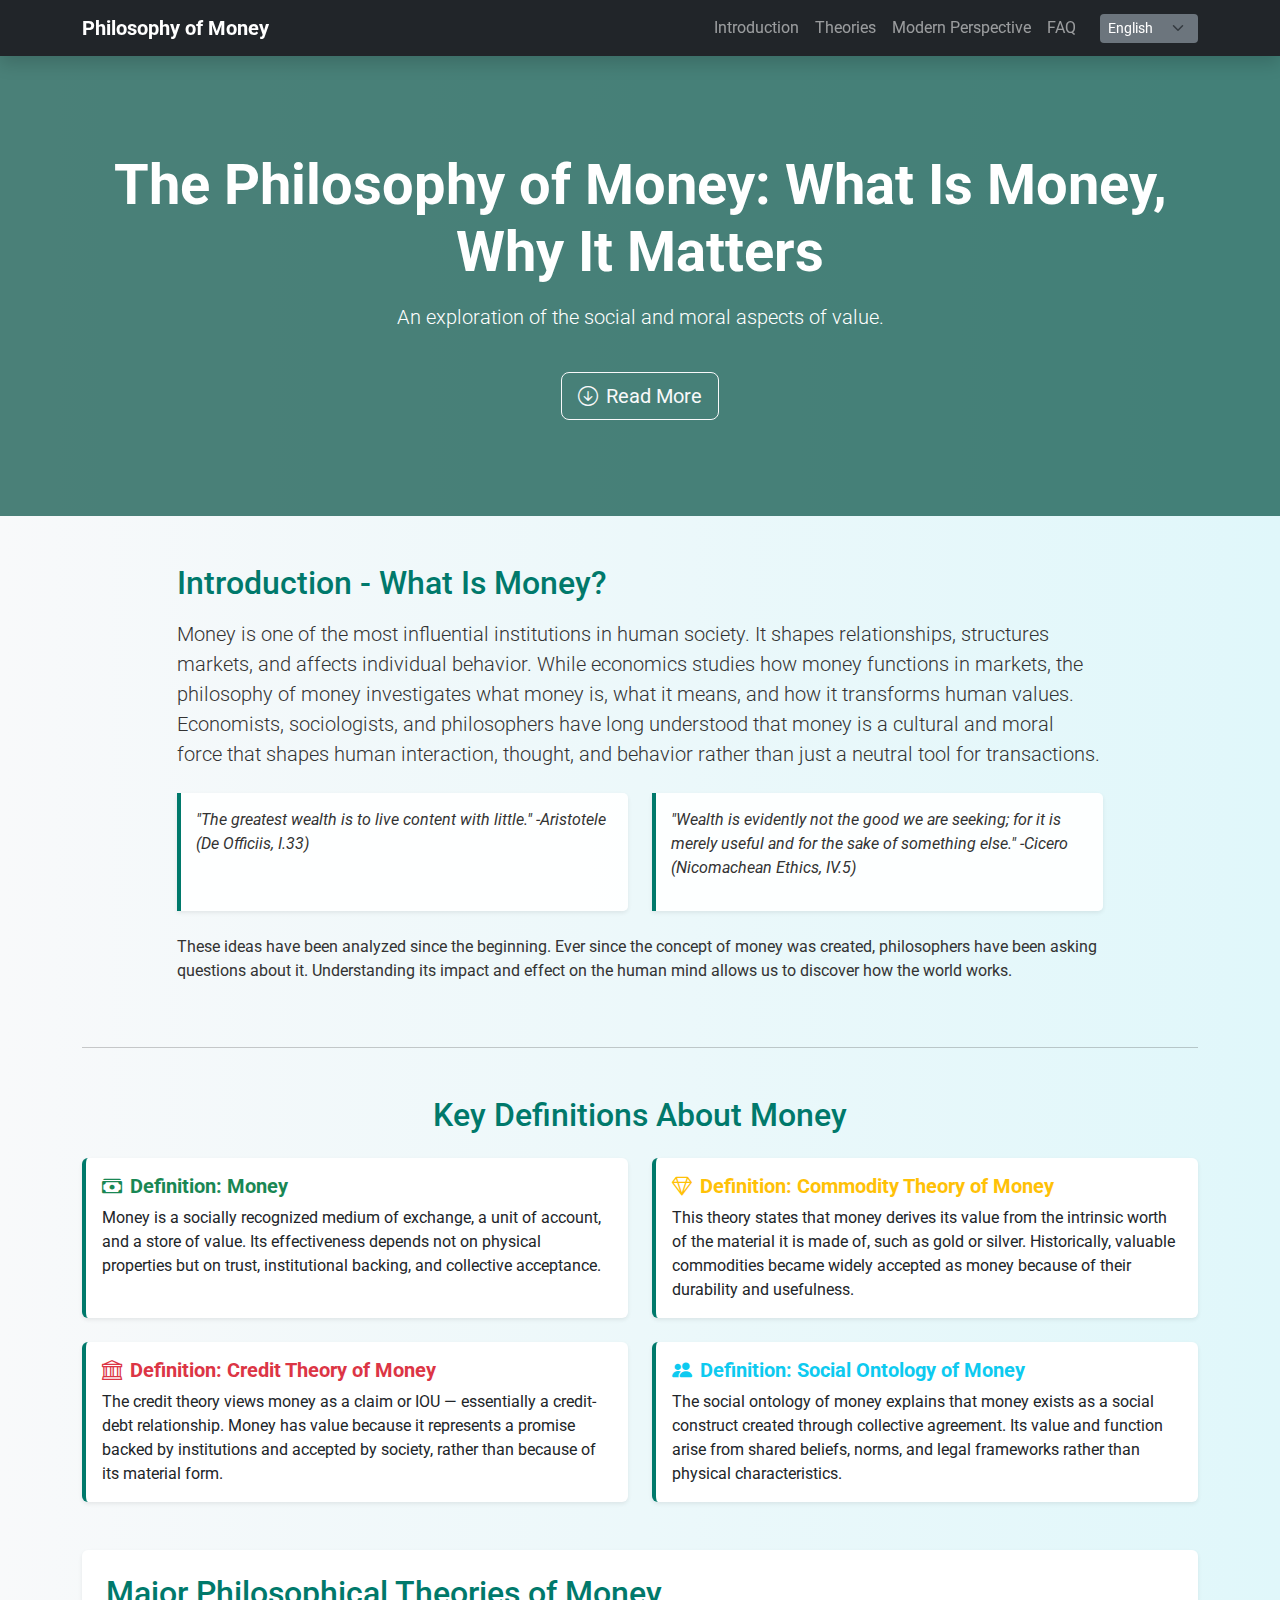
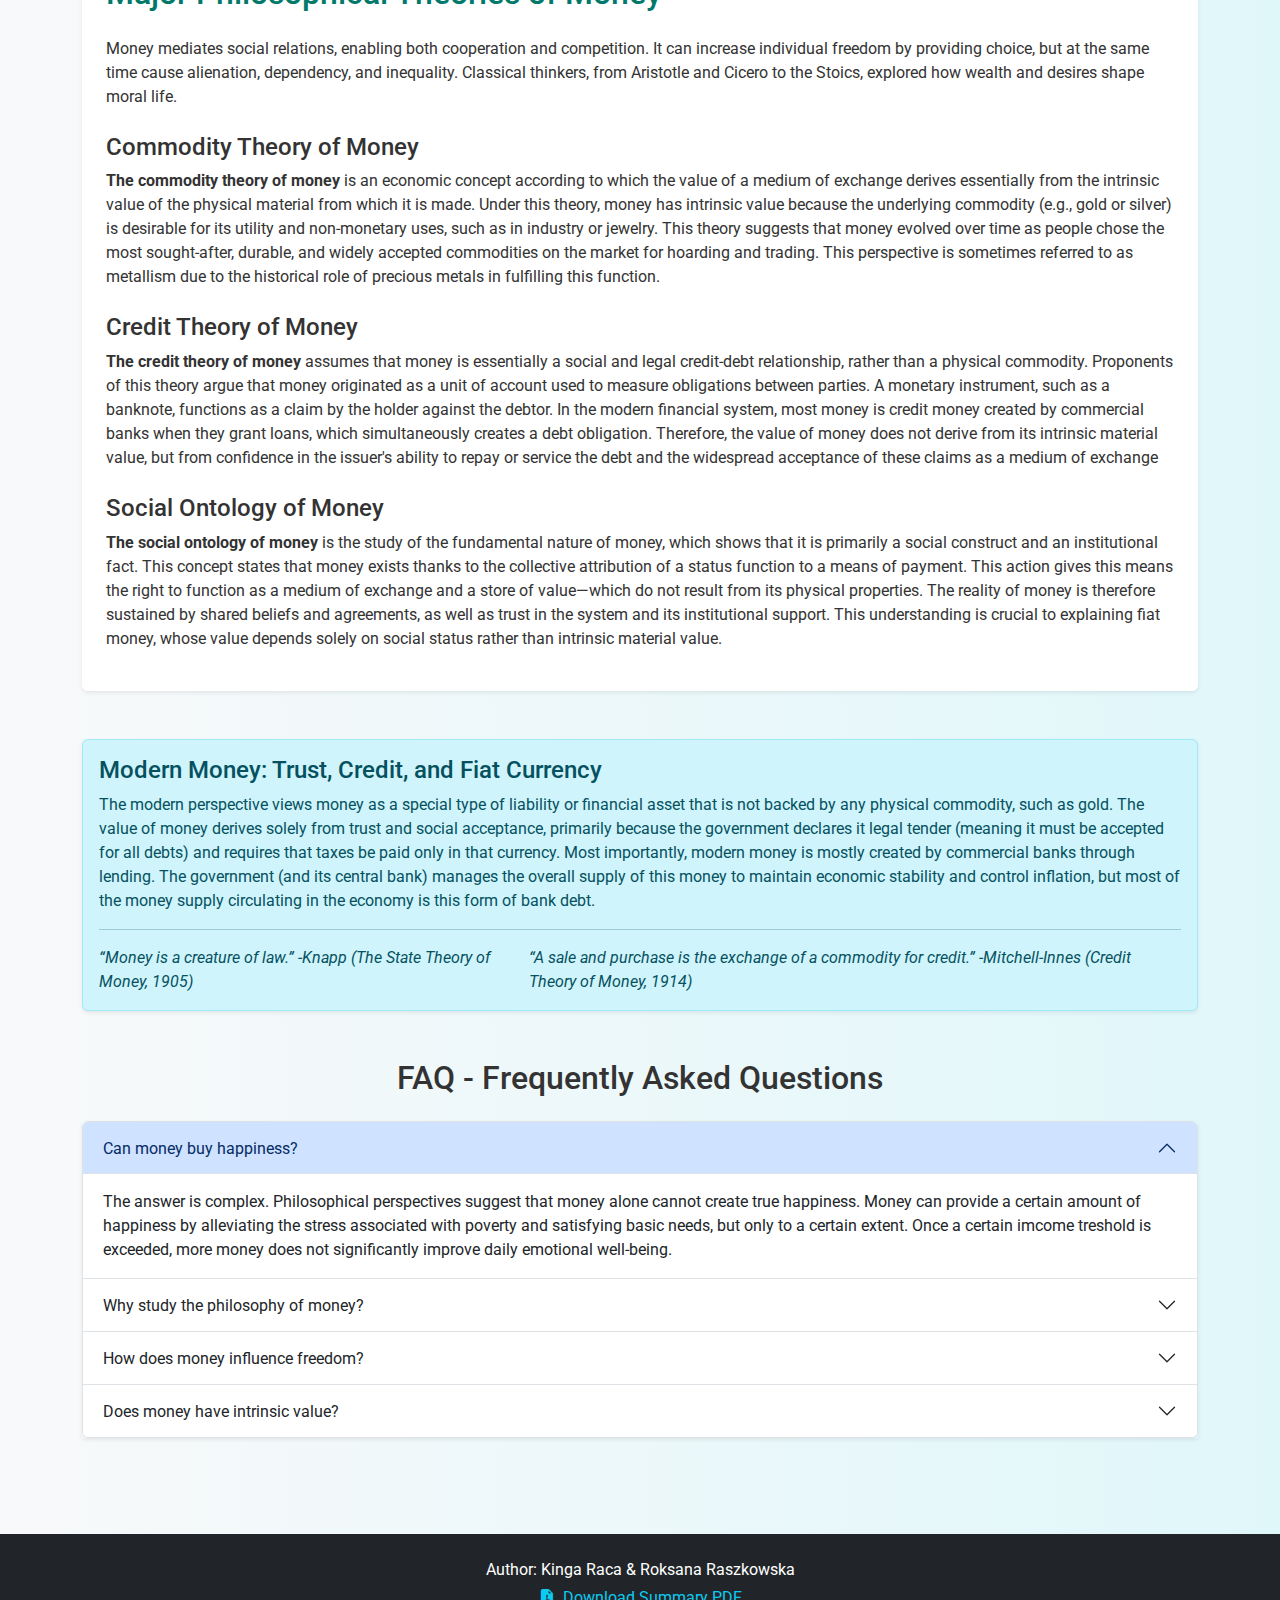
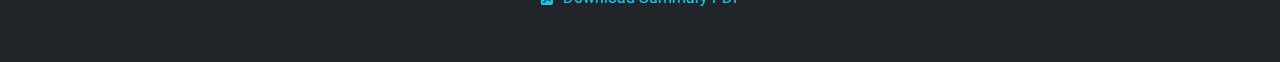
<file: public.html>
<!DOCTYPE html>
<html lang="en">
<head>
    <meta charset="UTF-8">
    <meta name="viewport" content="width=device-width, initial-scale=1.0">
    <title>The Philosophy of Money</title>
    
    <link href="https://cdn.jsdelivr.net/npm/bootstrap@5.3.2/dist/css/bootstrap.min.css" rel="stylesheet">
    <link rel="stylesheet" href="https://cdn.jsdelivr.net/npm/bootstrap-icons@1.11.1/font/bootstrap-icons.css">
    <link href="https://fonts.googleapis.com/css2?family=Roboto:wght@300;400;700&display=swap" rel="stylesheet">
    
    <link rel="stylesheet" href="styles.css">

    <script type="application/ld+json">
    {
      "@context": "https://schema.org",
      "@type": "Article",
      "headline": "The Philosophy of Money: What Is Money, Why It Matters",
      "description": "An exploration of the philosophical and social aspects of money.",
      "author": { "@type": "Person", "name": "Kinga Raca & Roksana Raszkowska" },
      "datePublished": "2025-12-01",
      "image": "https://wikispooks.com/w/images/c/c9/Money.jpg"
    }
    </script>
</head>

<body>

    <nav class="navbar navbar-expand-lg navbar-dark bg-dark sticky-top shadow">
        <div class="container">
            <a class="navbar-brand fw-bold" href="#">Philosophy of Money</a>
            
            <button class="navbar-toggler" type="button" data-bs-toggle="collapse" data-bs-target="#navbarNav">
                <span class="navbar-toggler-icon"></span>
            </button>

            <div class="collapse navbar-collapse" id="navbarNav">
                <ul class="navbar-nav ms-auto align-items-center">
                    <li class="nav-item"><a class="nav-link" href="#intro" data-i18n-key="nav_intro">Introduction</a></li>
                    <li class="nav-item"><a class="nav-link" href="#definitions" data-i18n-key="nav_theories">Theories</a></li>
                    <li class="nav-item"><a class="nav-link" href="#modern" data-i18n-key="nav_modern">Modern Perspective</a></li>
                    <li class="nav-item"><a class="nav-link" href="#faq" data-i18n-key="nav_faq">FAQ</a></li>
                    <li class="nav-item ms-lg-3 mt-2 mt-lg-0">
                        <select id="language-selector" class="form-select form-select-sm bg-secondary text-white border-0" aria-label="Language Selector">
                            <option value="en">English</option>
                            <option value="pl">Polski</option>
                            <option value="fr">Français</option>
                            <option value="es">Español</option>
                        </select>
                    </li>
                </ul>
            </div>
        </div>
    </nav>

    <header class="hero-section py-5 text-center">
        <div class="container py-5">
            <h1 class="display-4 fw-bold mb-3" data-i18n-key="header_title">The Philosophy of Money: What Is Money, Why It Matters</h1>
            
            <p class="lead mb-4">An exploration of the social and moral aspects of value.</p>
            
            <a href="#intro" class="btn btn-outline-light btn-lg mt-3"><i class="bi bi-arrow-down-circle me-2"></i>Read More</a>
        </div>
    </header>

    <main class="container my-5">
        
        <section id="intro" class="mb-5">
            <div class="row justify-content-center">
                <div class="col-lg-10">
                    <h2 class="text-primary mb-3" style="color: var(--primary-teal) !important;" data-i18n-key="intro_heading">Introduction - What Is Money?</h2>
                    
                    <p class="lead" data-i18n-key="intro_text">Money is one of the most influential institutions in human society. It shapes relationships, structures markets, and affects individual behavior. While economics studies how money functions in markets, the philosophy of money investigates what money is, what it means, and how it transforms human values. Economists, sociologists, and philosophers have long understood that money is a cultural and moral force that shapes human interaction, thought, and behavior rather than just a neutral tool for transactions.</p>
                    
                    <div class="row my-4">
                        <div class="col-md-6">
                            <blockquote class="custom-quote shadow-sm" data-i18n-key="quote_aristotle">"The greatest wealth is to live content with little." -Aristotele (De Officiis, I.33)</blockquote>
                        </div>
                        <div class="col-md-6 mt-3 mt-md-0">
                            <blockquote class="custom-quote shadow-sm" data-i18n-key="quote_cicero">"Wealth is evidently not the good we are seeking; for it is merely useful and for the sake of something else." -Cicero (Nicomachean Ethics, IV.5)</blockquote>
                        </div>
                    </div>
                    
                    <p data-i18n-key="intro_closing">These ideas have been analyzed since the beginning. Ever since the concept of money was created, philosophers have been asking questions about it. Understanding its impact and effect on the human mind allows us to discover how the world works.</p>
                </div>
            </div>
        </section>

        <hr class="my-5">

        <section id="definitions" class="mb-5">
            <h2 class="text-center mb-4" style="color: var(--primary-teal) !important;" data-i18n-key="def_heading">Key Definitions About Money</h2>
            
            <div class="row g-4">
                
                <div class="col-md-6">
                    <div class="card h-100 custom-card shadow-sm">
                        <div class="card-body">
                            <h3 class="card-title h5 fw-bold text-success" data-i18n-key="def_money_title"><i class="bi bi-cash-stack me-2"></i>Definition: Money</h3>
                            <p class="card-text" data-i18n-key="def_money_desc">Money is a socially recognized medium of exchange, a unit of account, and a store of value. Its effectiveness depends not on physical properties but on trust, institutional backing, and collective acceptance.</p>
                        </div>
                    </div>
                </div>

                <div class="col-md-6">
                    <div class="card h-100 custom-card shadow-sm">
                        <div class="card-body">
                            <h3 class="card-title h5 fw-bold text-warning" data-i18n-key="def_commodity_title"><i class="bi bi-gem me-2"></i>Definition: Commodity Theory of Money</h3>
                            <p class="card-text" data-i18n-key="def_commodity_desc">This theory states that money derives its value from the intrinsic worth of the material it is made of, such as gold or silver. Historically, valuable commodities became widely accepted as money because of their durability and usefulness.</p>
                        </div>
                    </div>
                </div>

                <div class="col-md-6">
                    <div class="card h-100 custom-card shadow-sm">
                        <div class="card-body">
                            <h3 class="card-title h5 fw-bold text-danger" data-i18n-key="def_credit_title"><i class="bi bi-bank me-2"></i>Definition: Credit Theory of Money</h3>
                            <p class="card-text" data-i18n-key="def_credit_desc">The credit theory views money as a claim or IOU — essentially a credit-debt relationship. Money has value because it represents a promise backed by institutions and accepted by society, rather than because of its material form.</p>
                        </div>
                    </div>
                </div>

                <div class="col-md-6">
                    <div class="card h-100 custom-card shadow-sm">
                        <div class="card-body">
                            <h3 class="card-title h5 fw-bold text-info" data-i18n-key="def_ontology_title"><i class="bi bi-people-fill me-2"></i>Definition: Social Ontology of Money</h3>
                            <p class="card-text" data-i18n-key="def_ontology_desc">The social ontology of money explains that money exists as a social construct created through collective agreement. Its value and function arise from shared beliefs, norms, and legal frameworks rather than physical characteristics.</p>
                        </div>
                    </div>
                </div>

            </div>
        </section>

        <section id="theories" class="mb-5 p-4 bg-white rounded shadow-sm">
            <h2 class="mb-4" style="color: var(--primary-teal) !important;" data-i18n-key="theories_heading">Major Philosophical Theories of Money</h2>
            <p data-i18n-key="theories_intro">Money mediates social relations, enabling both cooperation and competition. It can increase individual freedom by providing choice, but at the same time cause alienation, dependency, and inequality. Classical thinkers, from Aristotle and Cicero to the Stoics, explored how wealth and desires shape moral life.</p>
            
            <h4 class="mt-4" data-i18n-key="theory_commodity_h">Commodity Theory of Money</h4>
            <p data-i18n-key="theory_commodity_text"><strong>The commodity theory of money</strong> is an economic concept according to which the value of a medium of exchange derives essentially from the intrinsic value of the physical material from which it is made. Under this theory, money has intrinsic value because the underlying commodity (e.g., gold or silver) is desirable for its utility and non-monetary uses, such as in industry or jewelry. This theory suggests that money evolved over time as people chose the most sought-after, durable, and widely accepted commodities on the market for hoarding and trading. This perspective is sometimes referred to as metallism due to the historical role of precious metals in fulfilling this function.</p>
            
            <h4 class="mt-4" data-i18n-key="theory_credit_h">Credit Theory of Money</h4>
            <p data-i18n-key="theory_credit_text"><strong>The credit theory of money</strong> assumes that money is essentially a social and legal credit-debt relationship, rather than a physical commodity. Proponents of this theory argue that money originated as a unit of account used to measure obligations between parties. A monetary instrument, such as a banknote, functions as a claim by the holder against the debtor. In the modern financial system, most money is credit money created by commercial banks when they grant loans, which simultaneously creates a debt obligation. Therefore, the value of money does not derive from its intrinsic material value, but from confidence in the issuer's ability to repay or service the debt and the widespread acceptance of these claims as a medium of exchange</p>
            
            <h4 class="mt-4" data-i18n-key="theory_ontology_h">Social Ontology of Money</h4>
            <p data-i18n-key="theory_ontology_text"><strong>The social ontology of money</strong> is the study of the fundamental nature of money, which shows that it is primarily a social construct and an institutional fact. This concept states that money exists thanks to the collective attribution of a status function to a means of payment. This action gives this means the right to function as a medium of exchange and a store of value—which do not result from its physical properties. The reality of money is therefore sustained by shared beliefs and agreements, as well as trust in the system and its institutional support. This understanding is crucial to explaining fiat money, whose value depends solely on social status rather than intrinsic material value.</p>
        </section>

        <section id="modern" class="mb-5">
            <div class="alert alert-info shadow-sm" role="alert">
                <h2 class="alert-heading h4" data-i18n-key="modern_heading">Modern Money: Trust, Credit, and Fiat Currency</h2>
                <p data-i18n-key="modern_text">The modern perspective views money as a special type of liability or financial asset that is not backed by any physical commodity, such as gold. The value of money derives solely from trust and social acceptance, primarily because the government declares it legal tender (meaning it must be accepted for all debts) and requires that taxes be paid only in that currency. Most importantly, modern money is mostly created by commercial banks through lending. The government (and its central bank) manages the overall supply of this money to maintain economic stability and control inflation, but most of the money supply circulating in the economy is this form of bank debt.</p>
                <hr>
                <div class="d-md-flex justify-content-between">
                    <p class="mb-0 fst-italic me-3" data-i18n-key="quote_knapp">“Money is a creature of law.” -Knapp (The State Theory of Money, 1905)</p>
                    <p class="mb-0 fst-italic" data-i18n-key="quote_innes">“A sale and purchase is the exchange of a commodity for credit.” -Mitchell-Innes (Credit Theory of Money, 1914)</p>
                </div>
            </div>
        </section>

        <section id="faq" class="mb-5">
            <h2 class="text-center mb-4" data-i18n-key="faq_heading">FAQ - Frequently Asked Questions</h2>
            
            <div class="accordion shadow-sm" id="accordionFAQ">
                
                <div class="accordion-item">
                    <h2 class="accordion-header" id="headingOne">
                        <button class="accordion-button" type="button" data-bs-toggle="collapse" data-bs-target="#collapseOne">
                            <span data-i18n-key="faq_happy_q">Can money buy happiness?</span>
                        </button>
                    </h2>
                    <div id="collapseOne" class="accordion-collapse collapse show" data-bs-parent="#accordionFAQ">
                        <div class="accordion-body" data-i18n-key="faq_happy_a">The answer is complex. Philosophical perspectives suggest that money alone cannot create true happiness. Money can provide a certain amount of happiness by alleviating the stress associated with poverty and satisfying basic needs, but only to a certain extent. Once a certain imcome treshold is exceeded, more money does not significantly improve daily emotional well-being.</div>
                    </div>
                </div>

                <div class="accordion-item">
                    <h2 class="accordion-header" id="headingTwo">
                        <button class="accordion-button collapsed" type="button" data-bs-toggle="collapse" data-bs-target="#collapseTwo">
                            <span data-i18n-key="faq_study_q">Why study the philosophy of money?</span>
                        </button>
                    </h2>
                    <div id="collapseTwo" class="accordion-collapse collapse" data-bs-parent="#accordionFAQ">
                        <div class="accordion-body" data-i18n-key="faq_study_a">It helps us determine what money is—a commodity, a debt, or a social construct - by exploring its fundamental nature existence. This understanding is crucial for analysing financial systems, central banking, and the source of money's value beyond its materials.</div>
                    </div>
                </div>

                <div class="accordion-item">
                    <h2 class="accordion-header" id="headingThree">
                        <button class="accordion-button collapsed" type="button" data-bs-toggle="collapse" data-bs-target="#collapseThree">
                            <span data-i18n-key="faq_freedom_q">How does money influence freedom?</span>
                        </button>
                    </h2>
                    <div id="collapseThree" class="accordion-collapse collapse" data-bs-parent="#accordionFAQ">
                        <div class="accordion-body" data-i18n-key="faq_freedom_a">Money influences freedom by expanding the choices available to an individual. It reduces dependency, enables autonomy, and allows people to pursue goals. However, a lack of money can limit freedom, create vulnerability, and reinforce social inequalities. Philosophers argue that money can both empower and constrain, depending on the social and economic system in which it operates.</div>
                    </div>
                </div>
                
                <div class="accordion-item">
                    <h2 class="accordion-header" id="headingFour">
                        <button class="accordion-button collapsed" type="button" data-bs-toggle="collapse" data-bs-target="#collapseFour">
                            <span data-i18n-key="faq_intrinsic_q">Does money have intrinsic value?</span>
                        </button>
                    </h2>
                    <div id="collapseFour" class="accordion-collapse collapse" data-bs-parent="#accordionFAQ">
                        <div class="accordion-body" data-i18n-key="faq_intrinsic_a">Modern forms of money do not have intrinsic value. Their value comes from social trust, legal recognition, and widespread acceptance. Since fiat currency is not backed by a physical commodity, its worth is determined by institutional authority and collective belief rather than material substance.</div>
                    </div>
                </div>

            </div>
        </section>

    </main>

    <footer class="bg-dark text-white py-4 mt-auto">
        <div class="container text-center">
            <p class="mb-1" data-i18n-key="footer_author">Author: Kinga Raca & Roksana Raszkowska</p>
            <p class="mb-1"><a href="https://example.com/Philosophy_of_Money_Summary.pdf" class="text-info text-decoration-none" download data-i18n-key="footer_download"><i class="bi bi-file-earmark-pdf-fill me-2"></i>Download Summary PDF</a></p>
            <small class="text-muted" data-i18n-key="footer_credit">Header Image “Money” by Wikispooks, used under CC BY-SA 3.0.</small>
        </div>
    </footer>

    <script src="https://cdn.jsdelivr.net/npm/bootstrap@5.3.2/dist/js/bootstrap.bundle.min.js"></script>

    <script>
        const MESSAGES = {
            en: {
                header_title: "The Philosophy of Money: What Is Money, Why It Matters",
                nav_intro: "Introduction",
                nav_theories: "Theories",
                nav_modern: "Modern Perspective",
                nav_faq: "FAQ",
                intro_heading: "Introduction - What Is Money?",
                intro_text: "Money is one of the most influential institutions in human society. It shapes relationships, structures markets, and affects individual behavior. While economics studies how money functions in markets, the philosophy of money investigates what money is, what it means, and how it transforms human values. Economists, sociologists, and philosophers have long understood that money is a cultural and moral force that shapes human interaction, thought, and behavior rather than just a neutral tool for transactions.",
                quote_aristotle: '"The greatest wealth is to live content with little." -Aristotele (De Officiis, I.33)',
                quote_cicero: '"Wealth is evidently not the good we are seeking; for it is merely useful and for the sake of something else." -Cicero (Nicomachean Ethics, IV.5)',
                intro_closing: "These ideas have been analyzed since the beginning. Ever since the concept of money was created, philosophers have been asking questions about it. Understanding its impact and effect on the human mind allows us to discover how the world works.",
                def_heading: "Key Definitions About Money",
                def_money_title: '<i class="bi bi-cash-stack me-2"></i>Definition: Money',
                def_money_desc: "Money is a socially recognized medium of exchange, a unit of account, and a store of value. Its effectiveness depends not on physical properties but on trust, institutional backing, and collective acceptance.",
                def_commodity_title: '<i class="bi bi-gem me-2"></i>Definition: Commodity Theory of Money',
                def_commodity_desc: "This theory states that money derives its value from the intrinsic worth of the material it is made of, such as gold or silver. Historically, valuable commodities became widely accepted as money because of their durability and usefulness.",
                def_credit_title: '<i class="bi bi-bank me-2"></i>Definition: Credit Theory of Money',
                def_credit_desc: "The credit theory views money as a claim or IOU — essentially a credit-debt relationship. Money has value because it represents a promise backed by institutions and accepted by society, rather than because of its material form.",
                def_ontology_title: '<i class="bi bi-people-fill me-2"></i>Definition: Social Ontology of Money',
                def_ontology_desc: "The social ontology of money explains that money exists as a social construct created through collective agreement. Its value and function arise from shared beliefs, norms, and legal frameworks rather than physical characteristics.",
                theories_heading: "Major Philosophical Theories of Money",
                theories_intro: "Money mediates social relations, enabling both cooperation and competition. It can increase individual freedom by providing choice, but at the same time cause alienation, dependency, and inequality. Classical thinkers, from Aristotle and Cicero to the Stoics, explored how wealth and desires shape moral life.",
                theory_commodity_h: "Commodity Theory of Money",
                theory_commodity_text: "<strong>The commodity theory of money</strong> is an economic concept according to which the value of a medium of exchange derives essentially from the intrinsic value of the physical material from which it is made. Under this theory, money has intrinsic value because the underlying commodity (e.g., gold or silver) is desirable for its utility and non-monetary uses, such as in industry or jewelry. This theory suggests that money evolved over time as people chose the most sought-after, durable, and widely accepted commodities on the market for hoarding and trading. This perspective is sometimes referred to as metallism due to the historical role of precious metals in fulfilling this function.",
                theory_credit_h: "Credit Theory of Money",
                theory_credit_text: "<strong>The credit theory of money</strong> assumes that money is essentially a social and legal credit-debt relationship, rather than a physical commodity. Proponents of this theory argue that money originated as a unit of account used to measure obligations between parties. A monetary instrument, such as a banknote, functions as a claim by the holder against the debtor. In the modern financial system, most money is credit money created by commercial banks when they grant loans, which simultaneously creates a debt obligation. Therefore, the value of money does not derive from its intrinsic material value, but from confidence in the issuer's ability to repay or service the debt and the widespread acceptance of these claims as a medium of exchange",
                theory_ontology_h: "Social Ontology of Money",
                theory_ontology_text: "<strong>The social ontology of money</strong> is the study of the fundamental nature of money, which shows that it is primarily a social construct and an institutional fact. This concept states that money exists thanks to the collective attribution of a status function to a means of payment. This action gives this means the right to function as a medium of exchange and a store of value—which do not result from its physical properties. The reality of money is therefore sustained by shared beliefs and agreements, as well as trust in the system and its institutional support. This understanding is crucial to explaining fiat money, whose value depends solely on social status rather than intrinsic material value.",
                modern_heading: "Modern Money: Trust, Credit, and Fiat Currency",
                modern_text: "The modern perspective views money as a special type of liability or financial asset that is not backed by any physical commodity, such as gold. The value of money derives solely from trust and social acceptance, primarily because the government declares it legal tender (meaning it must be accepted for all debts) and requires that taxes be paid only in that currency. Most importantly, modern money is mostly created by commercial banks through lending. The government (and its central bank) manages the overall supply of this money to maintain economic stability and control inflation, but most of the money supply circulating in the economy is this form of bank debt.",
                quote_knapp: "“Money is a creature of law.” -Knapp (The State Theory of Money, 1905)",
                quote_innes: "“A sale and purchase is the exchange of a commodity for credit.” -Mitchell-Innes (Credit Theory of Money, 1914)",
                faq_heading: "FAQ - Frequently Asked Questions",
                faq_happy_q: "Can money buy happiness?",
                faq_happy_a: "The answer is complex. Philosophical perspectives suggest that money alone cannot create true happiness. Money can provide a certain amount of happiness by alleviating the stress associated with poverty and satisfying basic needs, but only to a certain extent. Once a certain imcome treshold is exceeded, more money does not significantly improve daily emotional well-being.",
                faq_study_q: "Why study the philosophy of money?",
                faq_study_a: "It helps us determine what money is—a commodity, a debt, or a social construct - by exploring its fundamental nature existence. This understanding is crucial for analysing financial systems, central banking, and the source of money's value beyond its materials.",
                faq_freedom_q: "How does money influence freedom?",
                faq_freedom_a: "Money influences freedom by expanding the choices available to an individual. It reduces dependency, enables autonomy, and allows people to pursue goals. However, a lack of money can limit freedom, create vulnerability, and reinforce social inequalities. Philosophers argue that money can both empower and constrain, depending on the social and economic system in which it operates.",
                faq_intrinsic_q: "Does money have intrinsic value?",
                faq_intrinsic_a: "Modern forms of money do not have intrinsic value. Their value comes from social trust, legal recognition, and widespread acceptance. Since fiat currency is not backed by a physical commodity, its worth is determined by institutional authority and collective belief rather than material substance.",
                footer_author: "Author: Kinga Raca & Roksana Raszkowska",
                footer_download: '<i class="bi bi-file-earmark-pdf-fill me-2"></i>Download Summary PDF',
                footer_credit: "Header Image “Money” by Wikispooks, used under CC BY-SA 3.0."
            },
            pl: {
                header_title: "Filozofia Pieniądza: Czym jest, dlaczego ma znaczenie",
                nav_intro: "Wstęp",
                nav_theories: "Teorie",
                nav_modern: "Perspektywa Nowoczesna",
                nav_faq: "FAQ",
                intro_heading: "Wstęp - Czym jest pieniądz?",
                intro_text: "Pieniądz jest jedną z najbardziej wpływowych instytucji w społeczeństwie. Kształtuje relacje, strukturę rynków i wpływa na zachowania jednostek. Podczas gdy ekonomia bada funkcje pieniądza na rynkach, filozofia pieniądza docieka, czym on jest i jak przekształca ludzkie wartości. Ekonomiści i filozofowie od dawna rozumieją, że pieniądz to siła kulturowa i moralna, a nie tylko neutralne narzędzie transakcji.",
                quote_aristotle: '"Największym bogactwem jest życie zadowolone z małego." -Arystoteles (De Officiis, I.33)',
                quote_cicero: '"Bogactwo nie jest dobrem, którego szukamy; jest bowiem jedynie użyteczne i służy czemuś innemu." -Cyceron (Etyka Nikomachejska)',
                intro_closing: "Idee te są analizowane od początków istnienia cywilizacji. Odkąd powstała koncepcja pieniądza, filozofowie zadają sobie o niego pytania. Zrozumienie jego wpływu na ludzki umysł pozwala nam odkryć, jak działa świat.",
                def_heading: "Kluczowe Definicje",
                def_money_title: '<i class="bi bi-cash-stack me-2"></i>Definicja: Pieniądz',
                def_money_desc: "Pieniądz to społecznie uznany środek wymiany, jednostka rozrachunkowa i środek przechowywania wartości. Jego skuteczność zależy od zaufania i zbiorowej akceptacji.",
                def_commodity_title: '<i class="bi bi-gem me-2"></i>Definicja: Teoria Kruszcowa',
                def_commodity_desc: "Teoria ta głosi, że pieniądz czerpie swoją wartość z wewnętrznej wartości materiału, z którego jest wykonany, np. złota lub srebra. Historycznie, cenne towary stawały się pieniądzem ze względu na ich trwałość.",
                def_credit_title: '<i class="bi bi-bank me-2"></i>Definicja: Teoria Kredytowa',
                def_credit_desc: "Teoria kredytowa postrzega pieniądz jako roszczenie lub IOU (dług). Pieniądz ma wartość, ponieważ reprezentuje obietnicę wspieraną przez instytucje i akceptowaną przez społeczeństwo.",
                def_ontology_title: '<i class="bi bi-people-fill me-2"></i>Definicja: Ontologia Społeczna',
                def_ontology_desc: "Ontologia społeczna pieniądza wyjaśnia, że pieniądz istnieje jako konstrukt społeczny stworzony poprzez zbiorową umowę. Jego wartość wynika z norm i prawa, a nie cech fizycznych.",
                theories_heading: "Główne Filozoficzne Teorie Pieniądza",
                theories_intro: "Pieniądz pośredniczy w relacjach społecznych, umożliwiając zarówno współpracę, jak i rywalizację. Może zwiększać wolność, dając wybór, ale też powodować alienację i nierówności. Klasyczni myśliciele, od Arystotelesa po stoików, badali wpływ bogactwa na życie moralne.",
                theory_commodity_h: "Teoria Towarowa (Kruszcowa)",
                theory_commodity_text: "<strong>Teoria towarowa</strong> sugeruje, że pieniądz ma wartość wewnętrzną, ponieważ towar bazowy (np. złoto) jest pożądany ze względu na swoją użyteczność przemysłową lub ozdobną. Teoria ta sugeruje, że pieniądz ewoluował, gdy ludzie wybierali najbardziej trwałe i akceptowane towary. Perspektywa ta nazywana jest metalizmem.",
                theory_credit_h: "Teoria Kredytowa",
                theory_credit_text: "<strong>Teoria kredytowa</strong> zakłada, że pieniądz jest w istocie społeczną i prawną relacją kredytowo-dłużną. Banknot jest roszczeniem posiadacza wobec dłużnika. W nowoczesnym systemie większość pieniędzy to pieniądz kredytowy tworzony przez banki komercyjne przy udzielaniu pożyczek. Wartość pieniądza wynika z zaufania, a nie z materiału.",
                theory_ontology_h: "Ontologia Społeczna",
                theory_ontology_text: "<strong>Ontologia społeczna</strong> pokazuje, że pieniądz jest przede wszystkim faktem instytucjonalnym. Istnieje dzięki zbiorowemu przypisaniu mu funkcji płatniczej, co daje mu prawo do bycia środkiem wymiany, niezależnie od cech fizycznych. Rzeczywistość pieniądza podtrzymywana jest przez wspólne przekonania i wsparcie instytucjonalne.",
                modern_heading: "Nowoczesny Pieniądz: Zaufanie i Waluta Fiat",
                modern_text: "Współczesna perspektywa postrzega pieniądz jako rodzaj zobowiązania bez pokrycia w towarze (np. złocie). Wartość wynika z zaufania, akceptacji społecznej i faktu, że państwo wymaga płacenia podatków w tej walucie. Większość pieniędzy jest tworzona przez banki jako dług.",
                quote_knapp: '“Pieniądz jest tworem prawa.” -Knapp (Państwowa Teoria Pieniądza, 1905)',
                quote_innes: '“Sprzedaż i kupno to wymiana towaru na kredyt.” -Mitchell-Innes (Kredytowa Teoria Pieniądza, 1914)',
                faq_heading: "FAQ - Najczęściej Zadawane Pytania",
                faq_happy_q: "Czy pieniądze dają szczęście?",
                faq_happy_a: "Odpowiedź jest złożona. Filozofia sugeruje, że same pieniądze nie dają szczęścia. Mogą łagodzić stres związany z ubóstwem i zaspokajać podstawowe potrzeby, ale tylko do pewnego stopnia.",
                faq_study_q: "Dlaczego warto badać filozofię pieniądza?",
                faq_study_a: "Pomaga nam ustalić, czym naprawdę jest pieniądz — towarem, długiem czy konstruktem społecznym. To kluczowe dla zrozumienia systemów finansowych i bankowości.",
                faq_freedom_q: "Jak pieniądze wpływają na wolność?",
                faq_freedom_a: "Pieniądze poszerzają wybór i zmniejszają zależność, umożliwiając realizację celów. Jednak ich brak może ograniczać wolność, tworzyć bezbronność i pogłębiać nierówności społeczne.",
                faq_intrinsic_q: "Czy pieniądz ma wartość samą w sobie?",
                faq_intrinsic_a: "Współczesny pieniądz fiducjarny nie ma wartości wewnętrznej. Jego wartość określana jest przez autorytet instytucjonalny, zaufanie społeczne i uznanie prawne.",
                footer_author: "Autor: Kinga Raca & Roksana Raszkowska",
                footer_download: '<i class="bi bi-file-earmark-pdf-fill me-2"></i>Pobierz Podsumowanie PDF',
                footer_credit: "Header Image “Money” by Wikispooks, used under CC BY-SA 3.0."
            },
            fr: {
                header_title: "La Philosophie de l'Argent : Qu'est-ce que c'est, Pourquoi c'est important",
                nav_intro: "Introduction",
                nav_theories: "Théories",
                nav_modern: "Perspective Moderne",
                nav_faq: "FAQ",
                intro_heading: "Introduction - Qu'est-ce que l'argent ?",
                intro_text: "L'argent est l'une des institutions les plus influentes de la société humaine. Il façonne les relations, structure les marchés et affecte le comportement individuel. Alors que l'économie étudie le fonctionnement de l'argent sur les marchés, la philosophie de l'argent étudie ce qu'est l'argent, ce qu'il signifie et comment il transforme les valeurs humaines. Les économistes, sociologues et philosophes ont depuis longtemps compris que l'argent est une force culturelle et morale plutôt qu'un simple outil neutre.",
                quote_aristotle: '"La plus grande richesse est de vivre content avec peu." -Aristote (De Officiis, I.33)',
                quote_cicero: '"La richesse n\'est évidemment pas le bien que nous cherchons ; car elle est simplement utile et pour autre chose." -Cicéron',
                intro_closing: "Ces idées sont analysées depuis le début. Depuis que le concept d'argent a été créé, les philosophes se posent des questions à son sujet. Comprendre son impact sur l'esprit humain nous permet de découvrir comment le monde fonctionne.",
                def_heading: "Définitions Clés",
                def_money_title: '<i class="bi bi-cash-stack me-2"></i>Définition : Argent',
                def_money_desc: "L'argent est un moyen d'échange socialement reconnu, une unité de compte et une réserve de valeur. Son efficacité ne dépend pas de propriétés physiques mais de la confiance, du soutien institutionnel et de l'acceptation collective.",
                def_commodity_title: '<i class="bi bi-gem me-2"></i>Définition : Théorie de la Monnaie Marchandise',
                def_commodity_desc: "Cette théorie stipule que l'argent tire sa valeur de la valeur intrinsèque du matériau dont il est fait, comme l'or ou l'argent. Historiquement, les marchandises précieuses sont devenues largement acceptées comme monnaie en raison de leur durabilité.",
                def_credit_title: '<i class="bi bi-bank me-2"></i>Définition : Théorie du Crédit',
                def_credit_desc: "La théorie du crédit considère l'argent comme une créance ou une reconnaissance de dette. L'argent a de la valeur parce qu'il représente une promesse soutenue par des institutions et acceptée par la société.",
                def_ontology_title: '<i class="bi bi-people-fill me-2"></i>Définition : Ontologie Sociale',
                def_ontology_desc: "L'ontologie sociale de l'argent explique que l'argent existe en tant que construction sociale créée par un accord collectif. Sa valeur et sa fonction découlent de croyances partagées et de cadres juridiques.",
                theories_heading: "Principales Théories Philosophiques de l'Argent",
                theories_intro: "L'argent médiatise les relations sociales, permettant à la fois la coopération et la compétition. Il peut accroître la liberté individuelle en offrant le choix, mais en même temps causer l'aliénation, la dépendance et l'inégalité. Les penseurs classiques ont exploré comment la richesse façonne la vie morale.",
                theory_commodity_h: "Théorie de la Monnaie Marchandise",
                theory_commodity_text: "<strong>La théorie de la monnaie marchandise</strong> est un concept économique selon lequel la valeur d'un moyen d'échange dérive essentiellement de la valeur intrinsèque du matériau physique dont il est fait. Selon cette théorie, la monnaie a une valeur intrinsèque car la marchandise sous-jacente (par exemple, l'or ou l'argent) est souhaitable pour son utilité et ses usages non monétaires. Cette théorie suggère que la monnaie a évolué au fil du temps alors que les gens choisissaient les marchandises les plus recherchées et durables pour la thésaurisation et le commerce.",
                theory_credit_h: "Théorie du Crédit",
                theory_credit_text: "<strong>La théorie du crédit</strong> suppose que l'argent est essentiellement une relation de crédit-dette sociale et juridique, plutôt qu'une marchandise physique. Les partisans de cette théorie soutiennent que l'argent est né comme une unité de compte utilisée pour mesurer les obligations entre les parties. Dans le système financier moderne, la plupart de l'argent est de la monnaie de crédit créée par les banques commerciales lorsqu'elles accordent des prêts. Par conséquent, la valeur de l'argent ne dérive pas de sa valeur matérielle, mais de la confiance en la capacité de l'émetteur à rembourser.",
                theory_ontology_h: "Ontologie Sociale",
                theory_ontology_text: "<strong>L'ontologie sociale de l'argent</strong> est l'étude de la nature fondamentale de l'argent, qui montre qu'il est principalement une construction sociale et un fait institutionnel. Ce concept stipule que l'argent existe grâce à l'attribution collective d'une fonction de statut à un moyen de paiement. La réalité de l'argent est donc soutenue par des croyances partagées et des accords, ainsi que par la confiance dans le système. Cette compréhension est cruciale pour expliquer la monnaie fiduciaire.",
                modern_heading: "Monnaie Moderne : Confiance et Monnaie Fiduciaire",
                modern_text: "La perspective moderne considère l'argent comme un type spécial de passif qui n'est soutenu par aucune marchandise physique. La valeur de l'argent dérive uniquement de la confiance et de l'acceptation sociale, principalement parce que le gouvernement le déclare cours légal et exige que les impôts soient payés dans cette devise.",
                quote_knapp: '“L\'argent est une créature de la loi.” -Knapp (1905)',
                quote_innes: '“Une vente et un achat sont l\'échange d\'une marchandise contre du crédit.” -Mitchell-Innes (1914)',
                faq_heading: "FAQ - Questions Fréquemment Posées",
                faq_happy_q: "L'argent fait-il le bonheur ?",
                faq_happy_a: "La réponse est complexe. Les perspectives philosophiques suggèrent que l'argent seul ne peut pas créer le vrai bonheur. L'argent peut soulager le stress associé à la pauvreté, mais au-delà d'un certain seuil, il n'améliore pas significativement le bien-être émotionnel.",
                faq_study_q: "Pourquoi étudier la philosophie de l'argent ?",
                faq_study_a: "Cela nous aide à déterminer ce qu'est vraiment l'argent — une marchandise, une dette ou une construction sociale — au-delà de ses matériaux.",
                faq_freedom_q: "Comment l'argent influence-t-il la liberté ?",
                faq_freedom_a: "L'argent élargit les choix et réduit la dépendance. Cependant, le manque d'argent peut limiter la liberté et renforcer les inégalités sociales.",
                faq_intrinsic_q: "L'argent a-t-il une valeur intrinsèque ?",
                faq_intrinsic_a: "La monnaie fiduciaire moderne n'a pas de valeur intrinsèque. Sa valeur est déterminée par l'autorité institutionnelle et la croyance collective.",
                footer_author: "Auteur : Kinga Raca & Roksana Raszkowska",
                footer_download: '<i class="bi bi-file-earmark-pdf-fill me-2"></i>Télécharger le résumé',
                footer_credit: "Header Image “Money” by Wikispooks, used under CC BY-SA 3.0."
            },
            es: {
                header_title: "La Filosofía del Dinero: Qué es, Por qué importa",
                nav_intro: "Introducción",
                nav_theories: "Teorías",
                nav_modern: "Perspectiva Moderna",
                nav_faq: "FAQ",
                intro_heading: "Introducción - ¿Qué es el dinero?",
                intro_text: "El dinero es una de las instituciones más influyentes en la sociedad humana. Moldea las relaciones, estructura los mercados y afecta el comportamiento individual. Mientras la economía estudia cómo funciona el dinero en los mercados, la filosofía del dinero investiga qué es el dinero, qué significa y cómo transforma los valores humanos. Economistas y filósofos han entendido durante mucho tiempo que el dinero es una fuerza cultural y moral.",
                quote_aristotle: '"La mayor riqueza es vivir contento con poco." -Aristóteles (De Officiis, I.33)',
                quote_cicero: '"La riqueza evidentemente no es el bien que buscamos; pues es meramente útil y para otra cosa." -Cicerón',
                intro_closing: "Estas ideas han sido analizadas desde el principio. Desde que se creó el concepto de dinero, los filósofos se han hecho preguntas al respecto. Entender su impacto en la mente humana nos permite descubrir cómo funciona el mundo.",
                def_heading: "Definiciones Clave",
                def_money_title: '<i class="bi bi-cash-stack me-2"></i>Definición: Dinero',
                def_money_desc: "El dinero es un medio de intercambio socialmente reconocido, una unidad de cuenta y un depósito de valor. Su efectividad no depende de propiedades físicas sino de la confianza, el respaldo institucional y la aceptación colectiva.",
                def_commodity_title: '<i class="bi bi-gem me-2"></i>Definición: Teoría de la Moneda Mercancía',
                def_commodity_desc: "Esta teoría establece que el dinero deriva su valor del valor intrínseco del material del que está hecho, como el oro o la plata. Históricamente, las mercancías valiosas se aceptaron ampliamente como dinero debido a su durabilidad.",
                def_credit_title: '<i class="bi bi-bank me-2"></i>Definición: Teoría del Crédito',
                def_credit_desc: "La teoría del crédito ve el dinero como un reclamo o pagaré. El dinero tiene valor porque representa una promesa respaldada por instituciones y aceptada por la sociedad.",
                def_ontology_title: '<i class="bi bi-people-fill me-2"></i>Definición: Ontología Social',
                def_ontology_desc: "La ontología social del dinero explica que el dinero existe como un constructo social creado a través de un acuerdo colectivo. Su valor y función surgen de creencias compartidas y marcos legales.",
                theories_heading: "Principales Teorías Filosóficas del Dinero",
                theories_intro: "El dinero media las relaciones sociales, permitiendo tanto la cooperación como la competencia. Puede aumentar la libertad individual al proporcionar opciones, pero al mismo tiempo causar alienación, dependencia y desigualdad. Los pensadores clásicos exploraron cómo la riqueza moldea la vida moral.",
                theory_commodity_h: "Teoría de la Moneda Mercancía",
                theory_commodity_text: "<strong>La teoría de la moneda mercancía</strong> es un concepto económico según el cual el valor de un medio de cambio deriva esencialmente del valor intrínseco del material físico del que está hecho. Bajo esta teoría, el dinero tiene valor intrínseco porque la mercancía subyacente (por ejemplo, oro o plata) es deseable por su utilidad y usos no monetarios. Esta teoría sugiere que el dinero evolucionó con el tiempo a medida que la gente elegía las mercancías más buscadas y duraderas para el atesoramiento y el comercio.",
                theory_credit_h: "Teoría del Crédito",
                theory_credit_text: "<strong>La teoría del crédito</strong> asume que el dinero es esencialmente una relación social y legal de crédito-deuda, en lugar de una mercancía física. Los defensores de esta teoría argumentan que el dinero se originó como una unidad de cuenta utilizada para medir obligaciones entre las partes. En el sistema financiero moderno, la mayoría del dinero es dinero crediticio creado por bancos comerciales cuando otorgan préstamos. Por lo tanto, el valor del dinero no deriva de su valor material, sino de la confianza en la capacidad del emisor para pagar.",
                theory_ontology_h: "Ontología Social",
                theory_ontology_text: "<strong>La ontología social del dinero</strong> es el estudio de la naturaleza fundamental del dinero, que muestra que es principalmente un constructo social y un hecho institucional. Este concepto establece que el dinero existe gracias a la atribución colectiva de una función de estatus a un medio de pago. La realidad del dinero es, por lo tanto, sostenida por creencias compartidas y acuerdos, así como por la confianza en el sistema. Esta comprensión es crucial para explicar el dinero fiduciario.",
                modern_heading: "Dinero Moderno: Confianza y Moneda Fiduciaria",
                modern_text: "La perspectiva moderna ve el dinero como un tipo especial de pasivo que no está respaldado por ninguna mercancía física. El valor del dinero deriva únicamente de la confianza y la aceptación social, principalmente porque el gobierno lo declara moneda de curso legal y requiere que los impuestos se paguen en esa moneda.",
                quote_knapp: '“El dinero es una criatura de la ley.” -Knapp (1905)',
                quote_innes: '“Una venta y una compra es el intercambio de una mercancía por crédito.” -Mitchell-Innes (1914)',
                faq_heading: "FAQ - Preguntas Frecuentes",
                faq_happy_q: "¿Puede el dinero comprar la felicidad?",
                faq_happy_a: "La respuesta es compleja. Las perspectivas filosóficas sugieren que el dinero por sí solo no puede crear la verdadera felicidad. El dinero puede aliviar el estrés asociado con la pobreza, pero más allá de cierto umbral, no mejora significativamente el bienestar emocional.",
                faq_study_q: "¿Por qué estudiar la filosofía del dinero?",
                faq_study_a: "Nos ayuda a determinar qué es realmente el dinero —una mercancía, una deuda o un constructo social— más allá de sus materiales.",
                faq_freedom_q: "¿Cómo influye el dinero en la libertad?",
                faq_freedom_a: "El dinero amplía las opciones y reduce la dependencia. Sin embargo, la falta de dinero puede limitar la libertad y reforzar las desigualdades sociales.",
                faq_intrinsic_q: "¿Tiene el dinero valor intrínseco?",
                faq_intrinsic_a: "El dinero fiduciario moderno no tiene valor intrínseco. Su valor está determinado por la autoridad institucional y la creencia colectiva.",
                footer_author: "Autor: Kinga Raca & Roksana Raszkowska",
                footer_download: '<i class="bi bi-file-earmark-pdf-fill me-2"></i>Download Summary PDF',
                footer_credit: "Header Image “Money” by Wikispooks, used under CC BY-SA 3.0."
            }
        };

        function getInitialLang() {
            const savedLang = localStorage.getItem('preferredLang');
            if (savedLang && MESSAGES[savedLang]) {
                return savedLang;
            }
            const browserLang = navigator.language.slice(0, 2);
            return MESSAGES[browserLang] ? browserLang : 'en';
        }

        function applyTranslations(lang) {
            document.documentElement.lang = lang;
            const elements = document.querySelectorAll('[data-i18n-key]');
            
            elements.forEach(el => {
                const key = el.getAttribute('data-i18n-key');
                if (MESSAGES[lang] && MESSAGES[lang][key]) {
                    el.innerHTML = MESSAGES[lang][key];
                }
            });

            localStorage.setItem('preferredLang', lang);
            const selector = document.getElementById('language-selector');
            if (selector) selector.value = lang;
        }

        document.addEventListener('DOMContentLoaded', () => {
            const langSelector = document.getElementById('language-selector');
            const currentLang = getInitialLang();
            
            if (currentLang !== 'en') {
                applyTranslations(currentLang);
            } else {
                if(langSelector) langSelector.value = 'en';
            }

            if(langSelector) {
                langSelector.addEventListener('change', (e) => {
                    applyTranslations(e.target.value);
                });
            }
        });
    </script>
</body>
</html>
</file>
<file: styles.css>
:root {
    --primary-teal: #00796b;
    --light-teal: #e0f7fa;
}

body {
    font-family: 'Roboto', sans-serif;
    background: linear-gradient(to right, #f8f9fa, #e0f7fa);
    color: #333;
    /* Flex column to push footer down if content is short */
    min-height: 100vh;
    display: flex;
    flex-direction: column;
}

/* Custom Style 1: Hero Section Overlay */
.hero-section {
    background: url("https://wikispooks.com/w/images/c/c9/Money.jpg") no-repeat center center;
    background-size: cover;
    position: relative;
    color: white;
    /* Using boxShadow as an overlay is a clever trick you had */
    box-shadow: inset 0 0 0 1000px rgba(0, 77, 64, 0.7); 
}

/* Custom Style 2: Card Hover Effect */
.custom-card {
    transition: transform 0.3s ease, box-shadow 0.3s ease;
    border: none;
    border-left: 4px solid var(--primary-teal);
}
.custom-card:hover {
    transform: translateY(-5px);
    box-shadow: 0 10px 20px rgba(0,0,0,0.1) !important;
}

/* Custom Style 3: Blockquote styling */
.custom-quote {
    background-color: rgba(255, 255, 255, 0.9);
    border-left: 4px solid var(--primary-teal);
    padding: 15px;
    font-style: italic;
    border-radius: 0 5px 5px 0;
    height: 100%; /* Equal height */
}

/* Scroll offset for fixed navbar */
section {
    scroll-margin-top: 80px;
}

/* Main content expands to fill space */
main {
    flex: 1;
}
</file>
